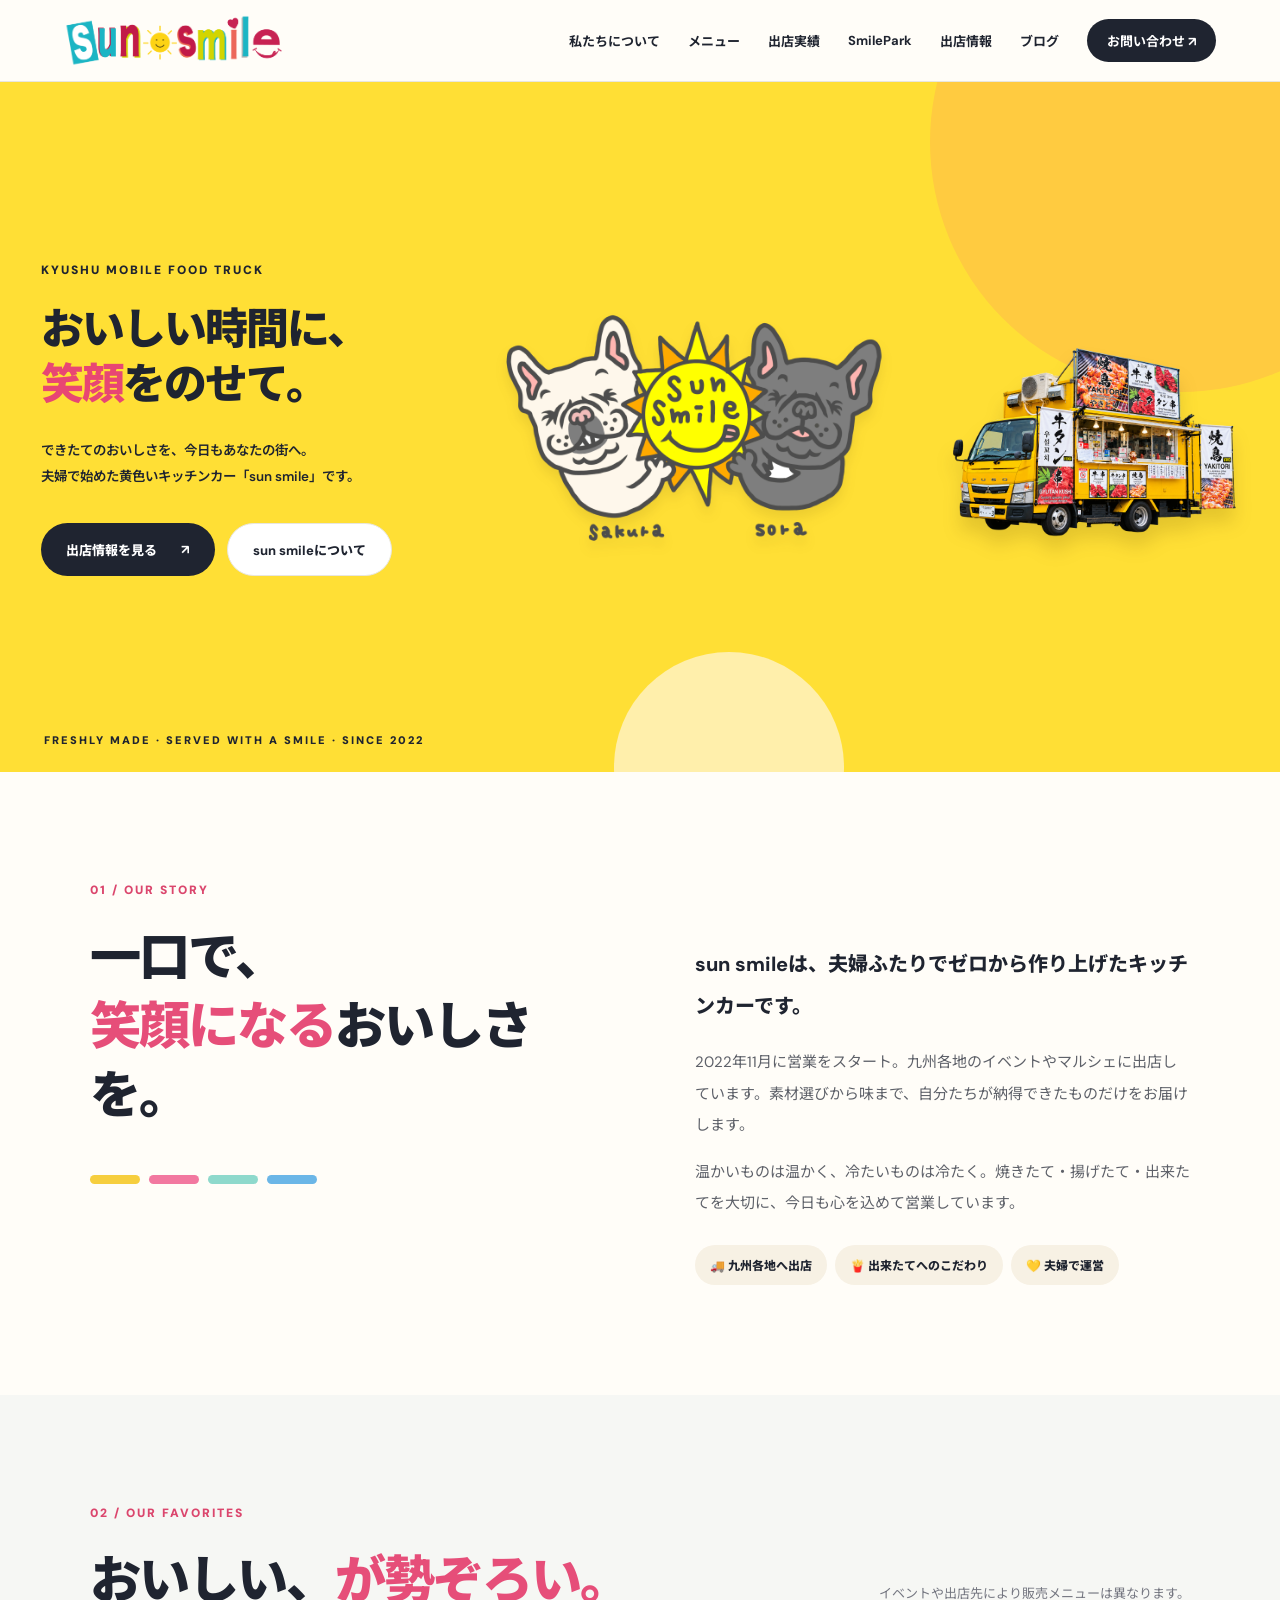
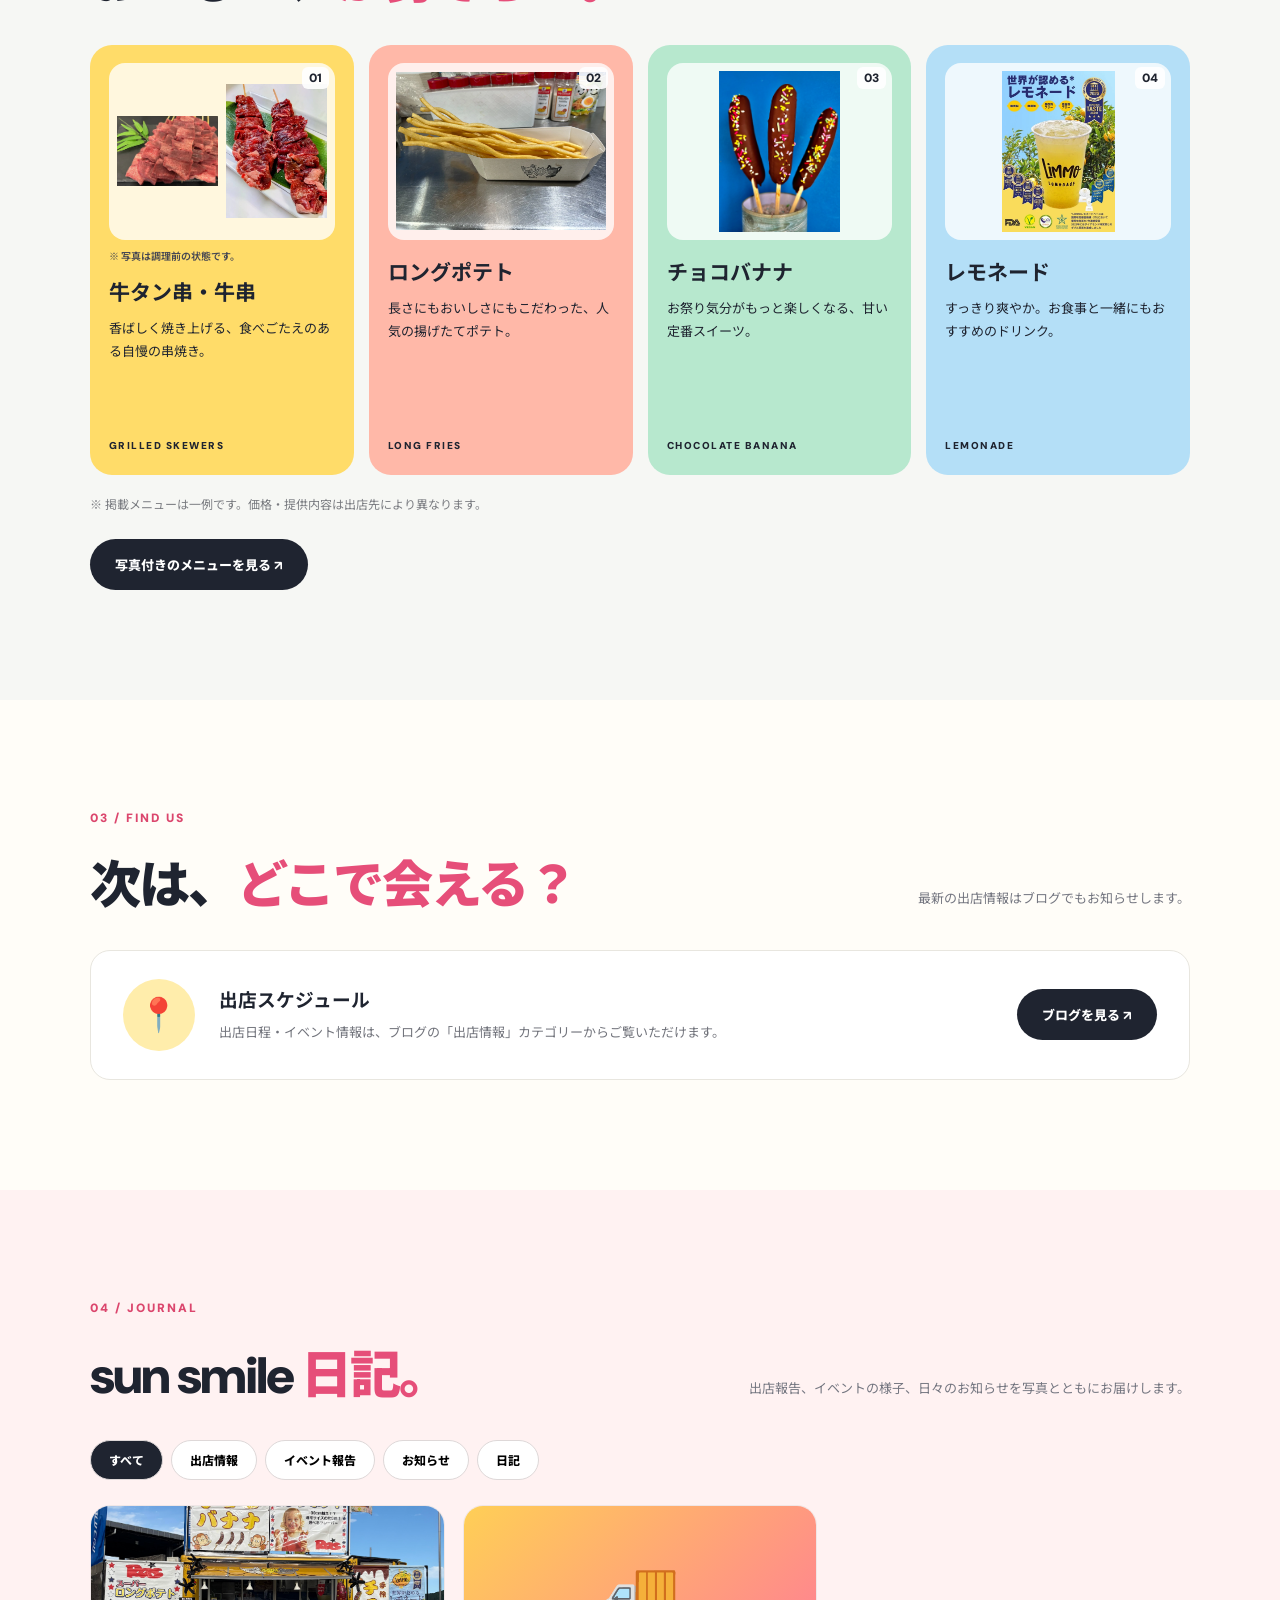
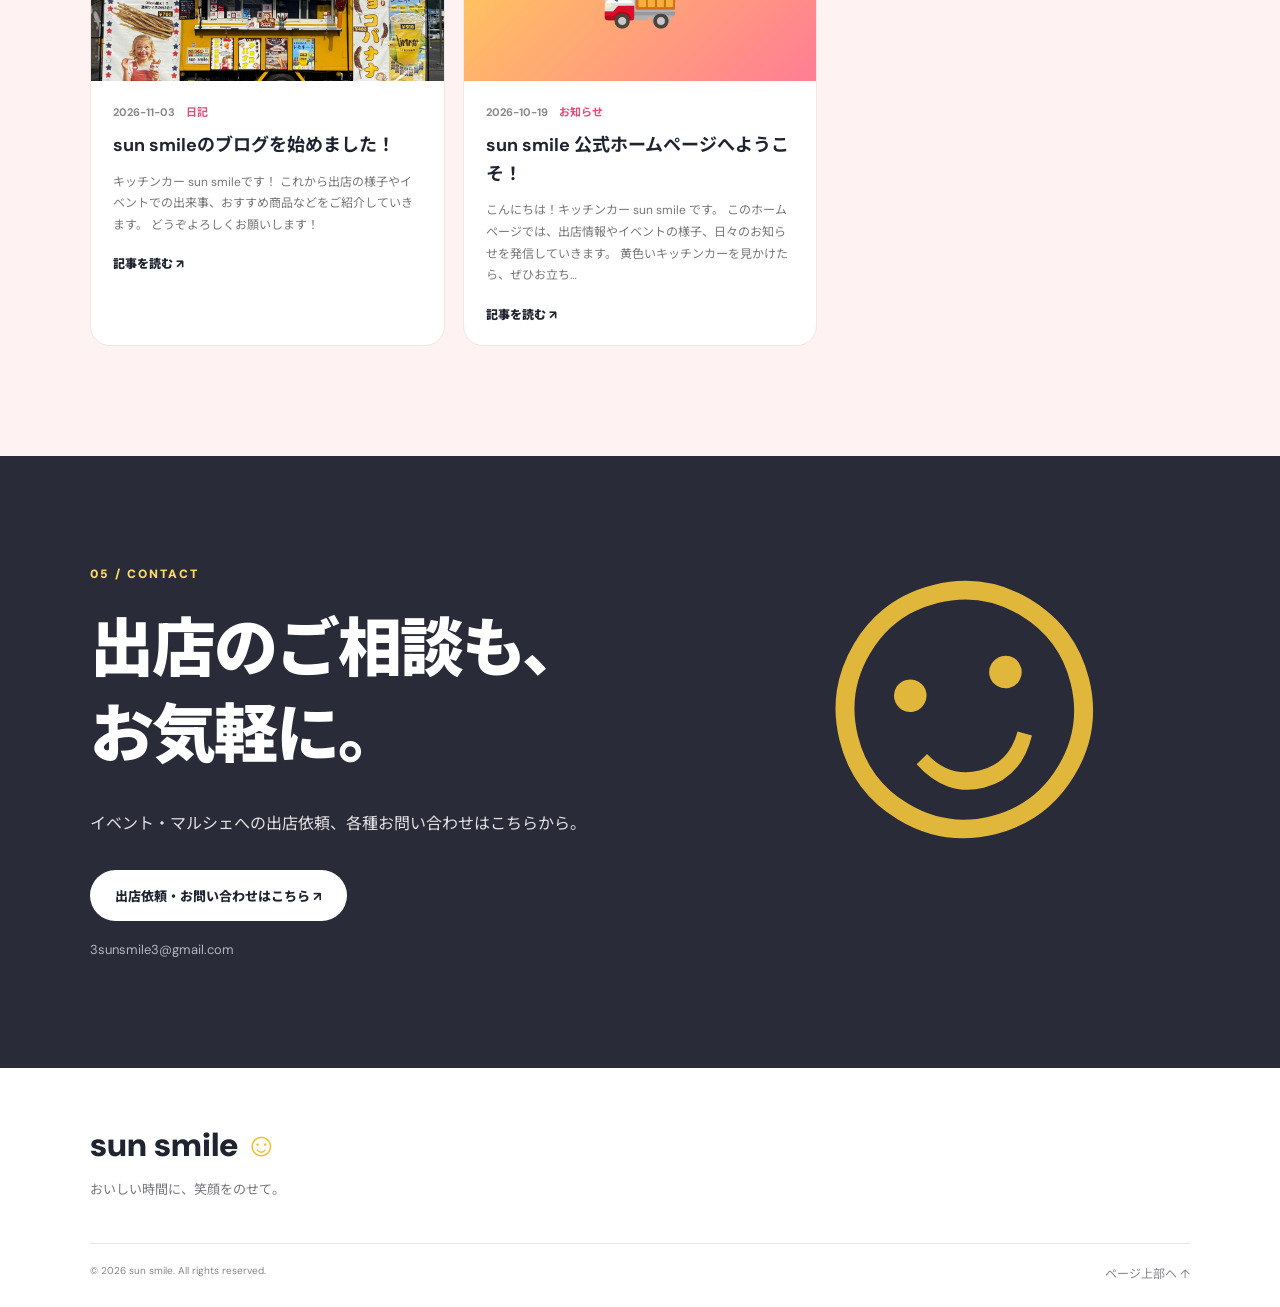
<file: index.html>
<!doctype html><html lang="ja"><head><meta charset="UTF-8"><meta name="viewport" content="width=device-width, initial-scale=1"><meta name="description" content="九州各地で営業するキッチンカー sun smile（サンスマイル）の公式サイト。出店情報・メニュー・ブログをご紹介します。"><title>sun smile | キッチンカー公式サイト</title><link rel="stylesheet" href="style.css">
<!-- 実際の商品写真をホームページのメニューカードに表示（既存のデザインは維持） -->
<style id="home-menu-photos">
#menu .food-card { min-height: 430px; padding: 18px 19px 23px; }
#menu .food-photo { display:flex; align-items:center; justify-content:center; gap:8px; width:100%; height:177px; box-sizing:border-box; margin:0 0 16px; padding:8px; overflow:hidden; background:rgba(255,255,255,.78); border-radius:16px; }
#menu .food-photo img { display:block; width:100%; height:100%; object-fit:contain; object-position:center; min-width:0; }
#menu .food-photo.double img { flex:1 1 50%; width:calc(50% - 4px); }
#menu .food-num { top:22px; right:25px; padding:3px 7px; border-radius:6px; background:rgba(255,255,255,.9); z-index:1; }
#menu .food-card h3 { font-size:21px; }
#menu .photo-note { margin:-8px 0 10px; font-size:10px; color:#454652; font-weight:600; }
@media (max-width:720px) { #menu .food-card { min-height:395px; } #menu .food-photo { height:175px; } }
@media (max-width:460px) { #menu .food-card { min-height:390px; } #menu .food-photo { height:190px; } }
</style>

<!-- iPhone/Safari mobile navigation resilience: preserves desktop styling -->
<style id="mobile-menu-reliability">
@media (max-width:700px) {
  #menuBtn { position:relative;z-index:31;min-width:48px;min-height:48px;touch-action:manipulation;color:#1f2430; }
  .header { z-index:100; overflow:visible; }
  .header nav.open { display:flex!important; position:absolute;top:100%;left:0;right:0;
    flex-direction:column;align-items:stretch;background:#fffdf8;padding:16px 22px 22px;
    box-shadow:0 16px 28px rgba(31,36,48,.17);max-height:calc(100dvh - 68px);overflow-y:auto;z-index:30; }
  .header nav.open a { display:block;padding:12px 10px;min-height:44px; }
}
</style>
</head><body>
<header class="header"><a href="#home" class="brand"><img src="assets/sun-smile-header-logo.png" alt="sun smile" class="brand-logo"></a><button id="menuBtn" class="menu-toggle" type="button" aria-controls="nav" aria-expanded="false" aria-label="メニューを開く" onclick="event.stopImmediatePropagation();var n=document.getElementById('nav');var o=n.classList.toggle('open');this.setAttribute('aria-expanded',String(o));this.setAttribute('aria-label',o?'メニューを閉じる':'メニューを開く');this.textContent=o?'✕':'☰'">☰</button><nav id="nav" onclick="if(event.target.closest('a')){this.classList.remove('open');var b=document.getElementById('menuBtn');b.setAttribute('aria-expanded','false');b.setAttribute('aria-label','メニューを開く');b.textContent='☰';}"><a href="about.html">私たちについて</a><a href="menu.html">メニュー</a><a href="results.html">出店実績</a><a href="smilepark.html">SmilePark</a><a href="#schedule">出店情報</a><a href="#blog">ブログ</a><a href="contact.html" class="nav-cta">お問い合わせ ↗</a></nav></header>
<main><section class="hero" id="home"><div class="hero-glow glow1"></div><div class="hero-glow glow2"></div><div class="hero-inner"><div class="eyebrow">KYUSHU MOBILE FOOD TRUCK</div><h1>おいしい時間に、<br><em>笑顔</em>をのせて。</h1><p>できたてのおいしさを、今日もあなたの街へ。<br>夫婦で始めた黄色いキッチンカー「sun smile」です。</p><div class="hero-actions"><a class="btn primary" href="#schedule">出店情報を見る <span>↗</span></a><a class="btn secondary" href="about.html">sun smileについて</a></div></div><div class="hero-center-logo"><img src="assets/sun-smile-center-logo.png" alt="sun smile 公式キャラクター Sakura・Sora"></div><div class="hero-photo" aria-hidden="true"><img src="assets/sun-smile-truck.png" alt="" loading="eager" fetchpriority="high"></div><div class="hero-footer">FRESHLY MADE · SERVED WITH A SMILE · SINCE 2022</div></section>
<section class="intro section" id="about"><div class="section-tag">01 / OUR STORY</div><div class="intro-grid"><div><h2>一口で、<br><span class="accent">笑顔になる</span>おいしさを。</h2><div class="color-bars"><i></i><i></i><i></i><i></i></div></div><div><p class="lead">sun smileは、夫婦ふたりでゼロから作り上げたキッチンカーです。</p><p>2022年11月に営業をスタート。九州各地のイベントやマルシェに出店しています。素材選びから味まで、自分たちが納得できたものだけをお届けします。</p><p>温かいものは温かく、冷たいものは冷たく。焼きたて・揚げたて・出来たてを大切に、今日も心を込めて営業しています。</p><div class="pill-row"><span>🚚 九州各地へ出店</span><span>🍟 出来たてへのこだわり</span><span>💛 夫婦で運営</span></div></div></div></section>
<section class="menu-section section" id="menu"><div class="section-heading"><div><div class="section-tag">02 / OUR FAVORITES</div><h2>おいしい、<span class="accent">が勢ぞろい。</span></h2></div><p>イベントや出店先により販売メニューは異なります。</p></div><div class="menu-grid"><article class="food-card yellow"><div class="food-photo double" aria-label="牛タン串と牛串の商品写真"><img src="assets/menu/beef-tongue.webp" alt="牛タン串の写真（調理前）" loading="lazy" decoding="async"><img src="assets/menu/beef-skewer.webp" alt="牛串の写真（調理前）" loading="lazy" decoding="async"></div><p class="photo-note">※ 写真は調理前の状態です。</p><span class="food-num">01</span><h3>牛タン串・牛串</h3><p>香ばしく焼き上げる、食べごたえのある自慢の串焼き。</p><span class="food-en">GRILLED SKEWERS</span></article><article class="food-card coral"><div class="food-photo"><img src="assets/menu/long-potato.webp" alt="sun smileのロングポテト" loading="lazy" decoding="async"></div><span class="food-num">02</span><h3>ロングポテト</h3><p>長さにもおいしさにもこだわった、人気の揚げたてポテト。</p><span class="food-en">LONG FRIES</span></article><article class="food-card mint"><div class="food-photo"><img src="assets/menu/chocolate-banana.webp" alt="sun smileのチョコバナナ" loading="lazy" decoding="async"></div><span class="food-num">03</span><h3>チョコバナナ</h3><p>お祭り気分がもっと楽しくなる、甘い定番スイーツ。</p><span class="food-en">CHOCOLATE BANANA</span></article><article class="food-card blue"><div class="food-photo"><img src="assets/menu/lemonade-limmo.webp" alt="sun smileのLimmo レモネード" loading="lazy" decoding="async"></div><span class="food-num">04</span><h3>レモネード</h3><p>すっきり爽やか。お食事と一緒にもおすすめのドリンク。</p><span class="food-en">LEMONADE</span></article></div><p class="note">※ 掲載メニューは一例です。価格・提供内容は出店先により異なります。</p><div class="menu-detail-actions"><a href="menu.html" class="btn dark">写真付きのメニューを見る ↗</a></div></section>
<section class="schedule-section section" id="schedule"><div class="section-tag">03 / FIND US</div><div class="section-heading"><h2>次は、<span class="accent">どこで会える？</span></h2><p>最新の出店情報はブログでもお知らせします。</p></div><div class="schedule-card"><div class="schedule-symbol">📍</div><div><h3>出店スケジュール</h3><p>出店日程・イベント情報は、ブログの「出店情報」カテゴリーからご覧いただけます。</p></div><a href="#blog" class="btn dark">ブログを見る ↗</a></div></section>
<section class="blog-section section" id="blog"><div class="section-tag">04 / JOURNAL</div><div class="section-heading"><h2>sun smile <span class="accent">日記。</span></h2><p>出店報告、イベントの様子、日々のお知らせを写真とともにお届けします。</p></div><div class="blog-controls"><div class="filters" id="filters"><button class="active" data-filter="すべて">すべて</button><button data-filter="出店情報">出店情報</button><button data-filter="イベント報告">イベント報告</button><button data-filter="お知らせ">お知らせ</button><button data-filter="日記">日記</button></div></div><div id="postList" class="post-grid"></div><p id="emptyState" class="empty" hidden>このカテゴリーにはまだ記事がありません。</p></section>
<section class="contact-section section" id="contact"><div class="contact-content"><div class="section-tag">05 / CONTACT</div><h2>出店のご相談も、<br>お気軽に。</h2><p>イベント・マルシェへの出店依頼、各種お問い合わせはこちらから。</p><a class="btn white" href="contact.html">出店依頼・お問い合わせはこちら ↗</a><div class="contact-mail">3sunsmile3@gmail.com</div></div><div class="contact-deco">☺</div></section></main>
<footer><div class="footer-brand">sun smile <span>☺</span></div><p>おいしい時間に、笑顔をのせて。</p><div class="footer-bottom"><small>© <span id="year"></span> sun smile. All rights reserved.</small><a href="#home">ページ上部へ ↑</a></div></footer>
<dialog id="postDialog" class="post-dialog"><button class="close" id="postClose" aria-label="閉じる">×</button><div id="postDetail"></div></dialog>
<script src="script.js?v=20261103-2" defer></script></body></html>
</file>
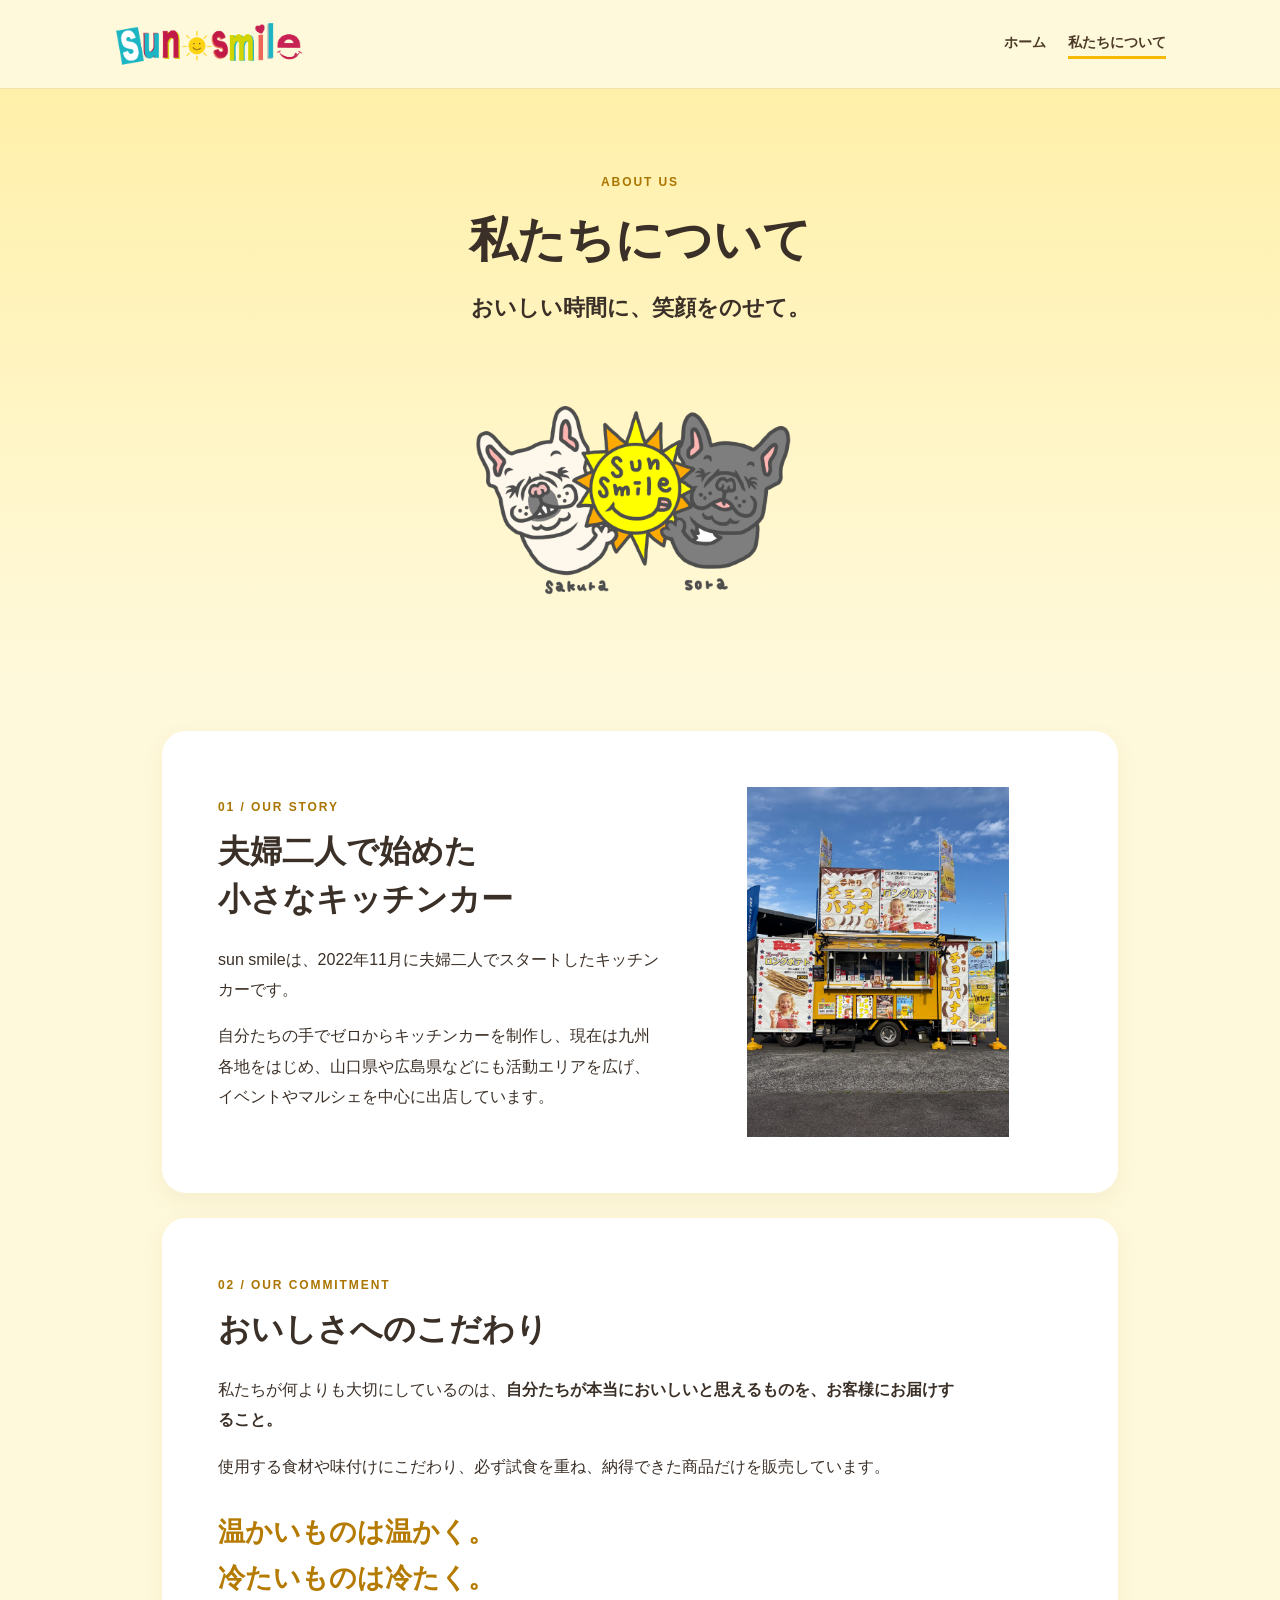
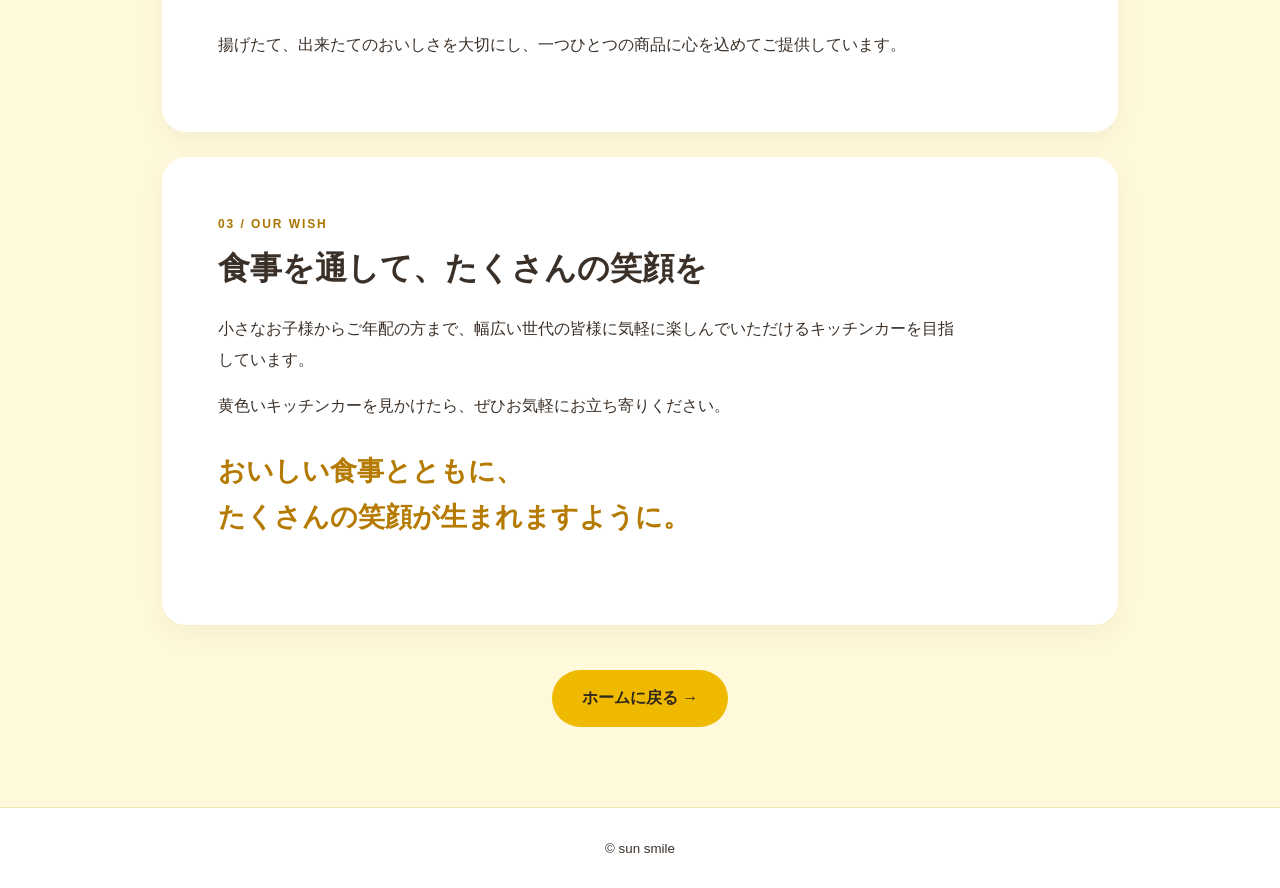
<file: about.html>
<!doctype html>
<html lang="ja">
<head>
  <meta charset="utf-8">
  <meta name="viewport" content="width=device-width, initial-scale=1">
  <meta name="description" content="sun smileは夫婦二人で始めた黄色いキッチンカー。九州各地で、食材と出来たてのおいしさにこだわったメニューをお届けしています。">
  <title>私たちについて | sun smile</title>
  <link rel="stylesheet" href="style.css">
  <link rel="stylesheet" href="about.css">
</head>
<body class="about-page">
  <header class="about-header">
    <div class="about-header-inner">
      <a href="index.html" class="about-brand" aria-label="sun smile ホームへ"><img src="assets/sun-smile-header-logo.png" alt="sun smile"></a>
      <nav aria-label="メインナビゲーション" class="about-nav">
        <a href="index.html">ホーム</a>
        <a href="about.html" aria-current="page">私たちについて</a>
      </nav>
    </div>
  </header>
  <main>
    <section class="about-hero" aria-labelledby="about-title">
      <p class="about-eyebrow">ABOUT US</p>
      <h1 id="about-title">私たちについて</h1>
      <p class="about-lead">おいしい時間に、笑顔をのせて。</p>
      <img class="about-main-logo" src="assets/sun-smile-center-logo.png" alt="sun smile Sakura・Sora ロゴ">
    </section>
    <div class="about-content">
      <section class="about-panel" aria-labelledby="start-title">
        <div class="about-panel-text">
          <p class="about-num">01 / OUR STORY</p>
          <h2 id="start-title">夫婦二人で始めた<br>小さなキッチンカー</h2>
          <p>sun smileは、2022年11月に夫婦二人でスタートしたキッチンカーです。</p>
          <p>自分たちの手でゼロからキッチンカーを制作し、現在は九州各地をはじめ、山口県や広島県などにも活動エリアを広げ、イベントやマルシェを中心に出店しています。</p>
        </div>
        <div class="about-panel-media"><img src="assets/sun-smile-about-truck.jpg" alt="sun smileの黄色いキッチンカー"></div>
      </section>
      <section class="about-panel about-panel-single" aria-labelledby="taste-title">
        <p class="about-num">02 / OUR COMMITMENT</p>
        <h2 id="taste-title">おいしさへのこだわり</h2>
        <p>私たちが何よりも大切にしているのは、<strong>自分たちが本当においしいと思えるものを、お客様にお届けすること。</strong></p>
        <p>使用する食材や味付けにこだわり、必ず試食を重ね、納得できた商品だけを販売しています。</p>
        <p class="about-emphasis">温かいものは温かく。<br>冷たいものは冷たく。</p>
        <p>揚げたて、出来たてのおいしさを大切にし、一つひとつの商品に心を込めてご提供しています。</p>
      </section>
      <section class="about-panel about-panel-single" aria-labelledby="smile-title">
        <p class="about-num">03 / OUR WISH</p>
        <h2 id="smile-title">食事を通して、たくさんの笑顔を</h2>
        <p>小さなお子様からご年配の方まで、幅広い世代の皆様に気軽に楽しんでいただけるキッチンカーを目指しています。</p>
        <p>黄色いキッチンカーを見かけたら、ぜひお気軽にお立ち寄りください。</p>
        <p class="about-emphasis">おいしい食事とともに、<br>たくさんの笑顔が生まれますように。</p>
      </section>
      <div class="about-actions"><a class="about-home-link" href="index.html">ホームに戻る <span aria-hidden="true">→</span></a></div>
    </div>
  </main>
  <footer class="about-footer"><small>© sun smile</small></footer>
</body>
</html>
</file>
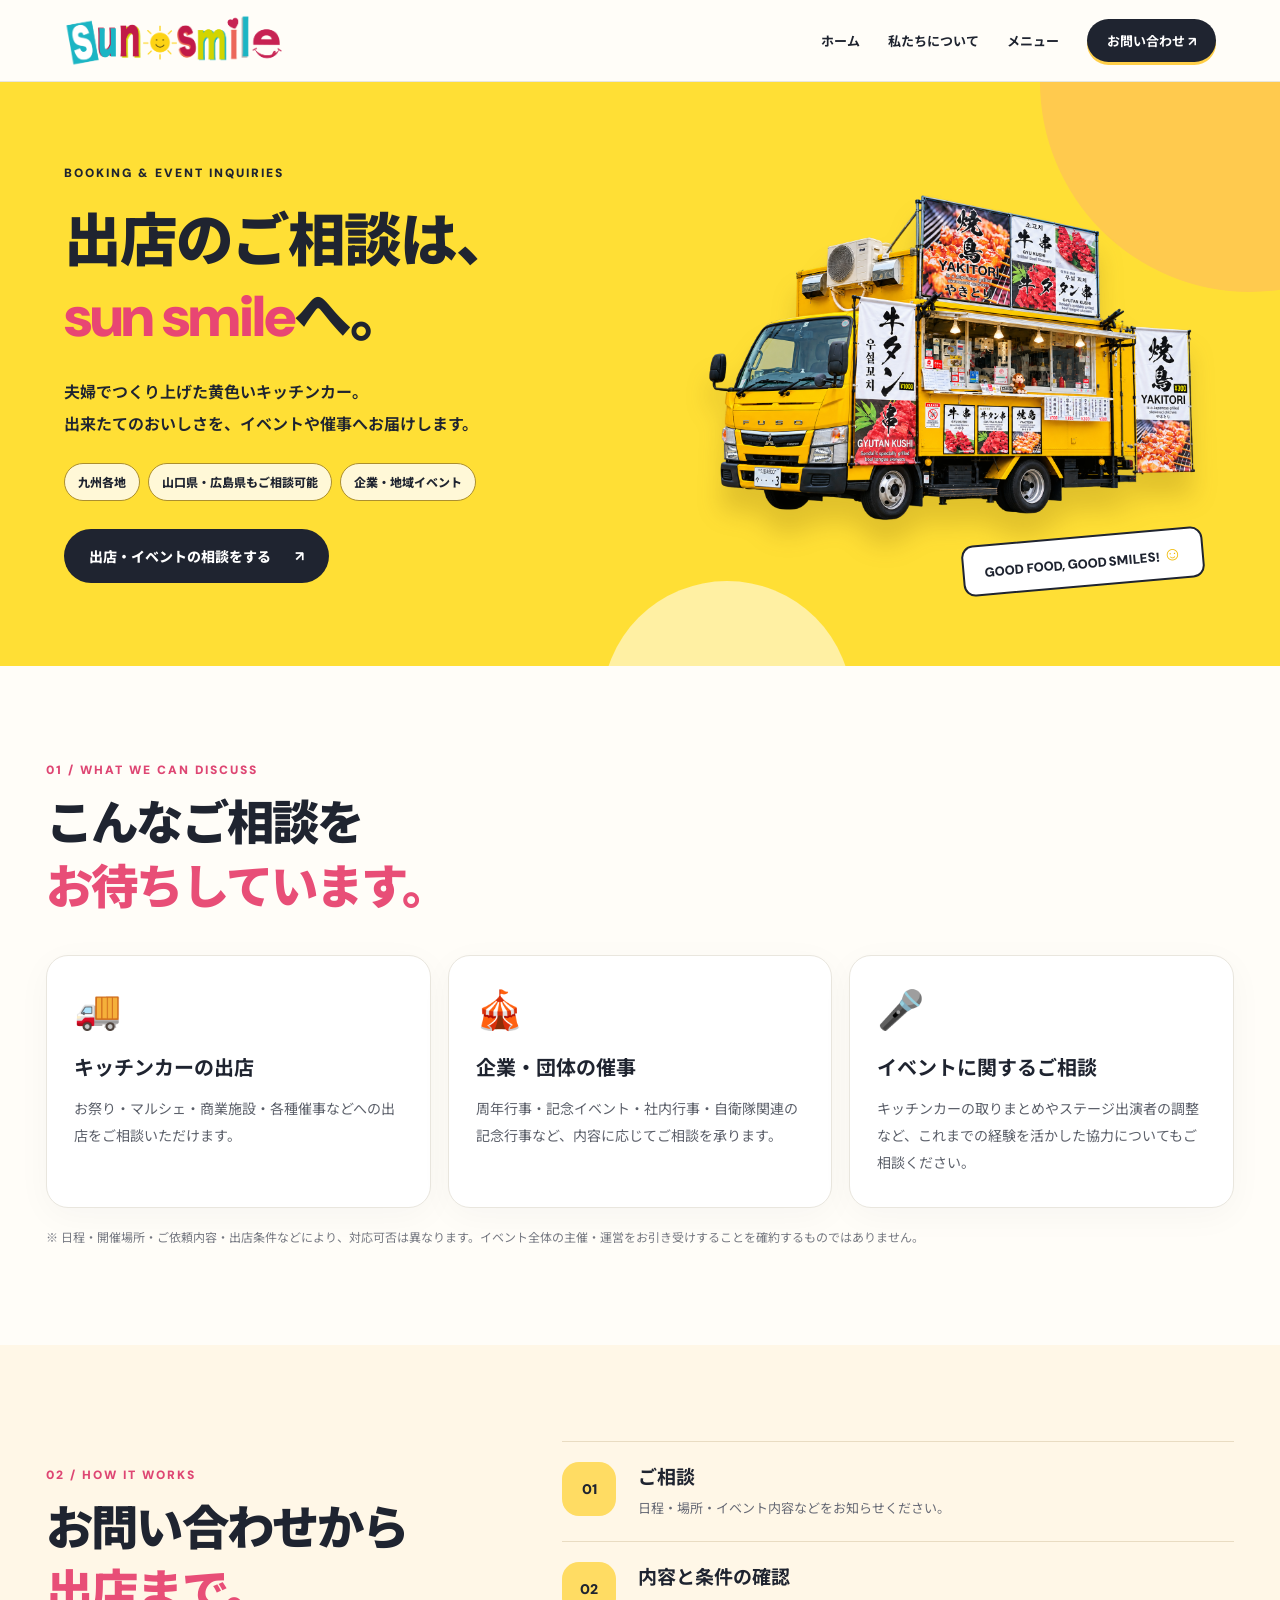
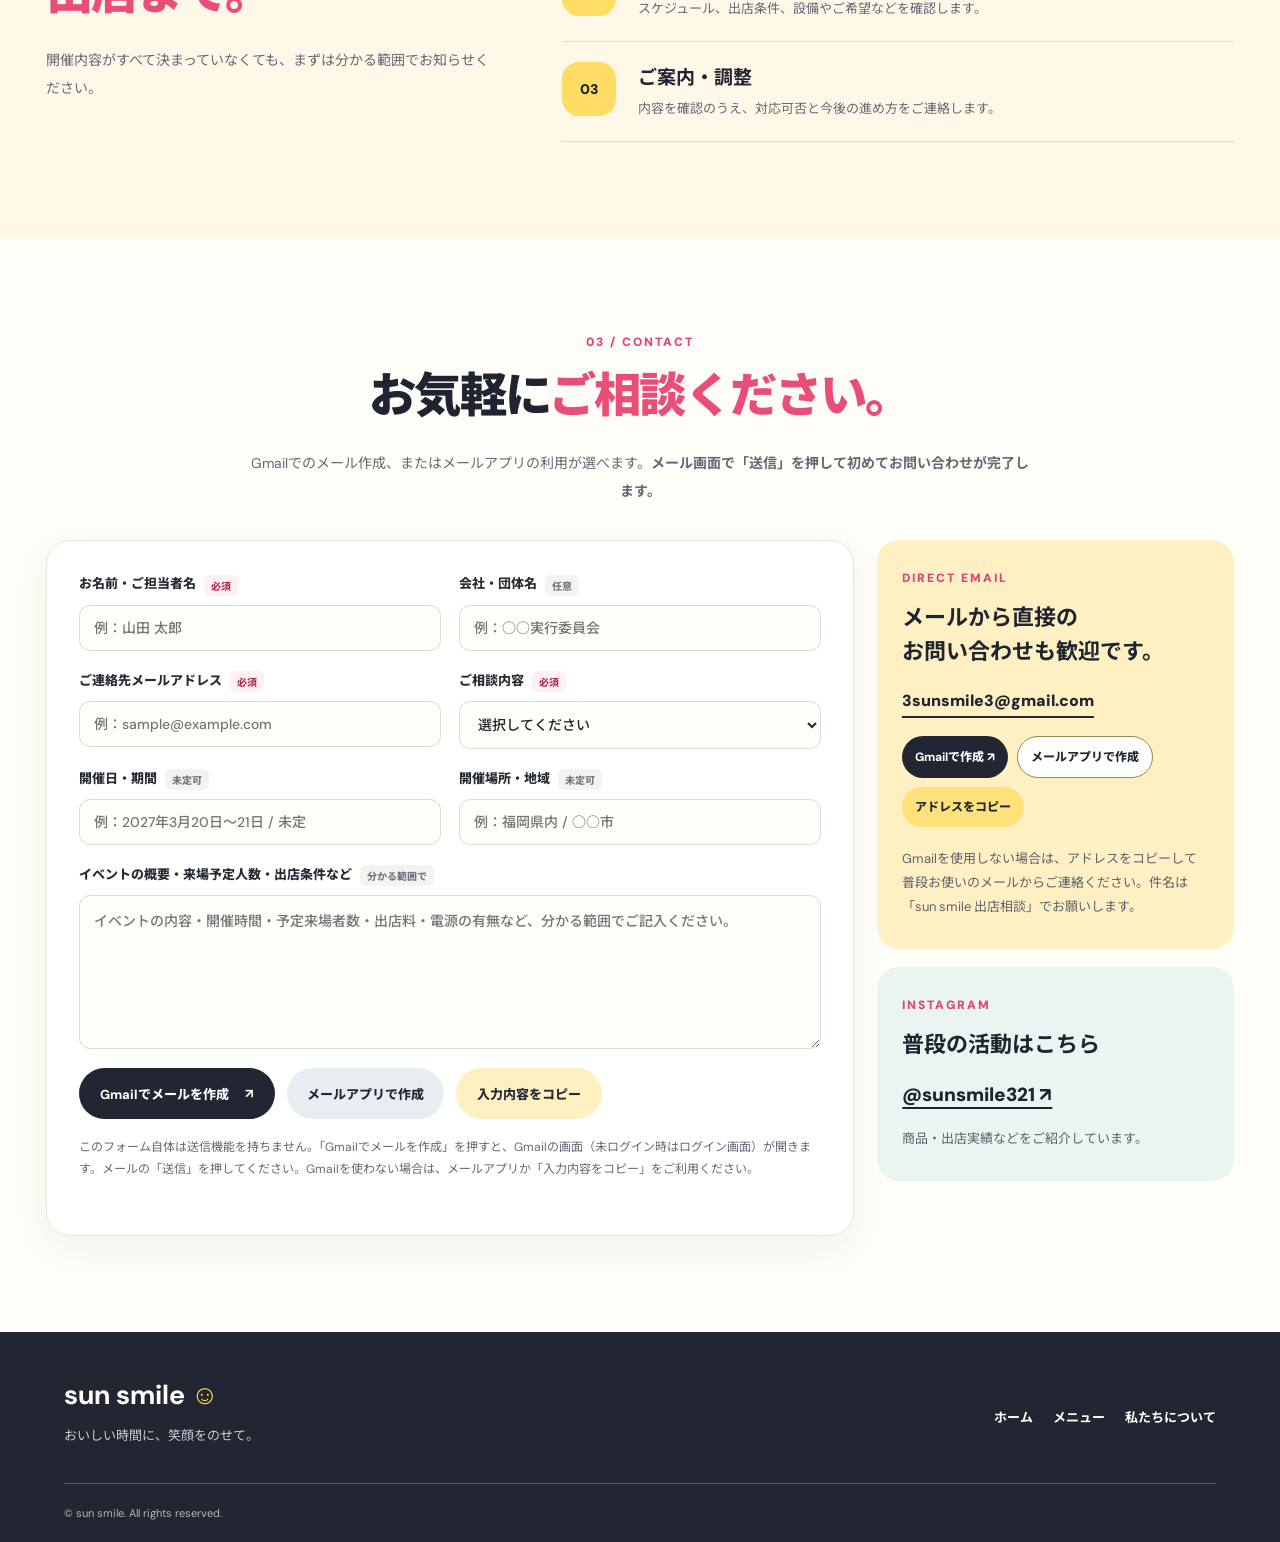
<file: contact.html>
<!doctype html>
<html lang="ja">
<head>
  <meta charset="utf-8">
  <meta name="viewport" content="width=device-width, initial-scale=1">
  <meta name="description" content="キッチンカー sun smileへの出店依頼・イベント相談。九州各地・山口県・広島県の企業催事、地域イベント、記念行事などのご相談を承ります。">
  <title>出店依頼・お問い合わせ | sun smile</title>
  <link rel="stylesheet" href="style.css">
  <link rel="stylesheet" href="contact.css">
</head>
<body class="inquiry-page">
  <header class="header">
    <a href="index.html" class="brand" aria-label="sun smile トップページへ"><img src="assets/sun-smile-header-logo.png" class="brand-logo" alt="sun smile"></a>
    <button id="menuBtn" class="menu-toggle" aria-expanded="false" aria-controls="nav" aria-label="メニューを開く">☰</button>
    <nav id="nav" aria-label="メインメニュー">
      <a href="index.html">ホーム</a>
      <a href="about.html">私たちについて</a>
      <a href="menu.html">メニュー</a>
      <a href="contact.html" class="nav-cta" aria-current="page">お問い合わせ ↗</a>
    </nav>
  </header>
  <main>
    <section class="inquiry-hero" aria-labelledby="inquiry-title">
      <div class="inquiry-hero-inner">
        <div class="inquiry-hero-copy">
          <p class="inquiry-eyebrow">BOOKING &amp; EVENT INQUIRIES</p>
          <h1 id="inquiry-title">出店のご相談は、<br><span>sun smile</span>へ。</h1>
          <p class="inquiry-lead">夫婦でつくり上げた黄色いキッチンカー。<br>出来たてのおいしさを、イベントや催事へお届けします。</p>
          <div class="inquiry-tags" aria-label="対応内容">
            <span>九州各地</span><span>山口県・広島県もご相談可能</span><span>企業・地域イベント</span>
          </div>
          <a class="inquiry-pill-button" href="#inquiry-form">出店・イベントの相談をする <span aria-hidden="true">↗</span></a>
        </div>
        <div class="inquiry-hero-visual" aria-label="sun smileのキッチンカー">
          <img src="assets/sun-smile-truck.png" alt="sun smileの黄色いキッチンカー" loading="eager">
          <div class="inquiry-hero-caption">GOOD FOOD, GOOD SMILES! <span>☺</span></div>
        </div>
      </div>
    </section>
    <section class="inquiry-section inquiry-services" aria-labelledby="service-title">
      <div class="inquiry-container">
        <div class="inquiry-section-heading"><p class="inquiry-kicker">01 / WHAT WE CAN DISCUSS</p><h2 id="service-title">こんなご相談を<br><span>お待ちしています。</span></h2></div>
        <div class="inquiry-card-grid">
          <article class="inquiry-service-card"><div class="inquiry-service-icon" aria-hidden="true">🚚</div><h3>キッチンカーの出店</h3><p>お祭り・マルシェ・商業施設・各種催事などへの出店をご相談いただけます。</p></article>
          <article class="inquiry-service-card"><div class="inquiry-service-icon" aria-hidden="true">🎪</div><h3>企業・団体の催事</h3><p>周年行事・記念イベント・社内行事・自衛隊関連の記念行事など、内容に応じてご相談を承ります。</p></article>
          <article class="inquiry-service-card"><div class="inquiry-service-icon" aria-hidden="true">🎤</div><h3>イベントに関するご相談</h3><p>キッチンカーの取りまとめやステージ出演者の調整など、これまでの経験を活かした協力についてもご相談ください。</p></article>
        </div>
        <p class="inquiry-small-note">※ 日程・開催場所・ご依頼内容・出店条件などにより、対応可否は異なります。イベント全体の主催・運営をお引き受けすることを確約するものではありません。</p>
      </div>
    </section>
    <section class="inquiry-section inquiry-process" aria-labelledby="process-title">
      <div class="inquiry-container inquiry-process-layout">
        <div class="inquiry-section-heading"><p class="inquiry-kicker">02 / HOW IT WORKS</p><h2 id="process-title">お問い合わせから<br><span>出店まで。</span></h2><p>開催内容がすべて決まっていなくても、まずは分かる範囲でお知らせください。</p></div>
        <ol class="inquiry-steps"><li><span class="inquiry-step-number">01</span><div><h3>ご相談</h3><p>日程・場所・イベント内容などをお知らせください。</p></div></li><li><span class="inquiry-step-number">02</span><div><h3>内容と条件の確認</h3><p>スケジュール、出店条件、設備やご希望などを確認します。</p></div></li><li><span class="inquiry-step-number">03</span><div><h3>ご案内・調整</h3><p>内容を確認のうえ、対応可否と今後の進め方をご連絡します。</p></div></li></ol>
      </div>
    </section>
    <section class="inquiry-section inquiry-contact" id="inquiry-form" aria-labelledby="form-title">
      <div class="inquiry-container">
        <div class="inquiry-section-heading inquiry-centered"><p class="inquiry-kicker">03 / CONTACT</p><h2 id="form-title">お気軽に<span>ご相談ください。</span></h2><p>Gmailでのメール作成、またはメールアプリの利用が選べます。<strong>メール画面で「送信」を押して初めてお問い合わせが完了します。</strong></p></div>
        <div class="inquiry-form-layout">
          <div class="inquiry-form-panel">
            <form id="inquiryForm">
              <div class="inquiry-field-row"><label class="inquiry-field">お名前・ご担当者名 <span class="inquiry-required">必須</span><input name="person" autocomplete="name" required maxlength="80" placeholder="例：山田 太郎"></label><label class="inquiry-field">会社・団体名 <span class="inquiry-optional">任意</span><input name="organization" autocomplete="organization" maxlength="100" placeholder="例：○○実行委員会"></label></div>
              <div class="inquiry-field-row"><label class="inquiry-field">ご連絡先メールアドレス <span class="inquiry-required">必須</span><input name="replyEmail" type="email" autocomplete="email" required maxlength="130" placeholder="例：sample@example.com"></label><label class="inquiry-field">ご相談内容 <span class="inquiry-required">必須</span><select name="kind" required><option value="" selected disabled>選択してください</option><option>キッチンカー出店依頼</option><option>企業・団体の催事</option><option>イベントの出店調整など</option><option>その他のお問い合わせ</option></select></label></div>
              <div class="inquiry-field-row"><label class="inquiry-field">開催日・期間 <span class="inquiry-optional">未定可</span><input name="date" maxlength="100" placeholder="例：2027年3月20日〜21日 / 未定"></label><label class="inquiry-field">開催場所・地域 <span class="inquiry-optional">未定可</span><input name="place" maxlength="120" placeholder="例：福岡県内 / ○○市"></label></div>
              <label class="inquiry-field">イベントの概要・来場予定人数・出店条件など <span class="inquiry-optional">分かる範囲で</span><textarea name="details" maxlength="1000" rows="5" placeholder="イベントの内容・開催時間・予定来場者数・出店料・電源の有無など、分かる範囲でご記入ください。"></textarea></label>
              <div class="inquiry-form-actions"><button class="inquiry-submit" type="submit">Gmailでメールを作成 <span aria-hidden="true">↗</span></button><button class="inquiry-app-button" type="button" id="openMailApp">メールアプリで作成</button><button class="inquiry-copy" type="button" id="copyInquiry">入力内容をコピー</button></div>
              <p class="inquiry-form-notice">このフォーム自体は送信機能を持ちません。「Gmailでメールを作成」を押すと、Gmailの画面（未ログイン時はログイン画面）が開きます。メールの「送信」を押してください。Gmailを使わない場合は、メールアプリか「入力内容をコピー」をご利用ください。</p>
              <p id="inquiryStatus" class="inquiry-status" role="status" aria-live="polite"></p>
            </form>
          </div>
          <aside class="inquiry-contact-aside">
            <div class="inquiry-contact-box"><p class="inquiry-kicker">DIRECT EMAIL</p><h3>メールから直接の<br>お問い合わせも歓迎です。</h3>
              <div class="inquiry-email-link">3sunsmile3@gmail.com</div>
              <div class="inquiry-direct-actions">
                <a class="inquiry-direct-gmail" href="https://mail.google.com/mail/?view=cm&fs=1&to=3sunsmile3%40gmail.com&su=sun%20smile%20%E5%87%BA%E5%BA%97%E7%9B%B8%E8%AB%87" target="_blank" rel="noopener noreferrer">Gmailで作成 ↗</a>
                <a class="inquiry-direct-app" href="mailto:3sunsmile3@gmail.com?subject=sun%20smile%20%E5%87%BA%E5%BA%97%E7%9B%B8%E8%AB%87">メールアプリで作成</a>
                <button class="inquiry-direct-copy" id="copyAddress" type="button">アドレスをコピー</button>
              </div>
              <p id="directEmailStatus" class="inquiry-direct-status" role="status" aria-live="polite"></p>
              <p>Gmailを使用しない場合は、アドレスをコピーして普段お使いのメールからご連絡ください。件名は「sun smile 出店相談」でお願いします。</p></div>
            <div class="inquiry-contact-box inquiry-social-box"><p class="inquiry-kicker">INSTAGRAM</p><h3>普段の活動はこちら</h3><a href="https://www.instagram.com/sunsmile321/" target="_blank" rel="noopener noreferrer" class="inquiry-instagram-link">@sunsmile321 ↗</a><p>商品・出店実績などをご紹介しています。</p></div>
          </aside>
        </div>
      </div>
    </section>
  </main>
  <footer class="inquiry-footer"><div class="inquiry-footer-inner"><div><strong>sun smile <span>☺</span></strong><p>おいしい時間に、笑顔をのせて。</p></div><div class="inquiry-footer-links"><a href="index.html">ホーム</a><a href="menu.html">メニュー</a><a href="about.html">私たちについて</a></div></div><small>© sun smile. All rights reserved.</small></footer>
  <script src="contact.js" defer></script>
</body>
</html>
</file>
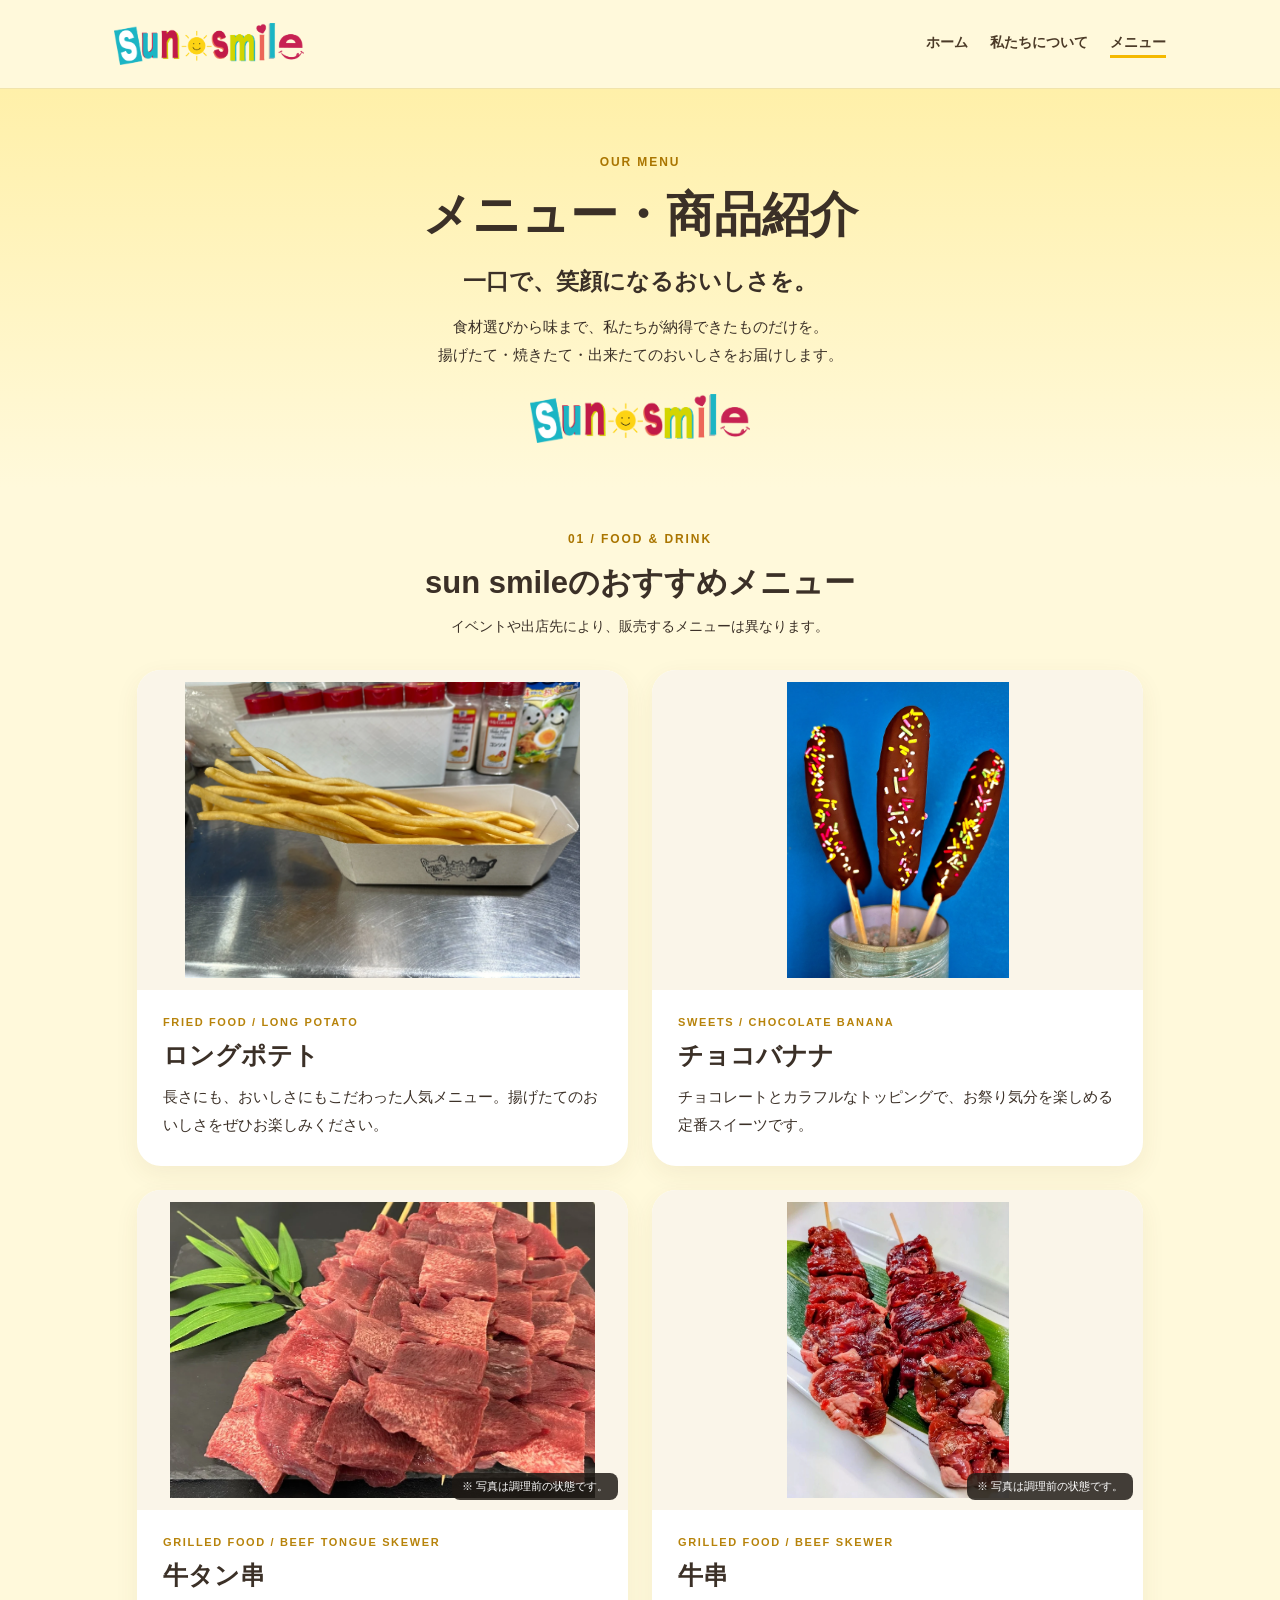
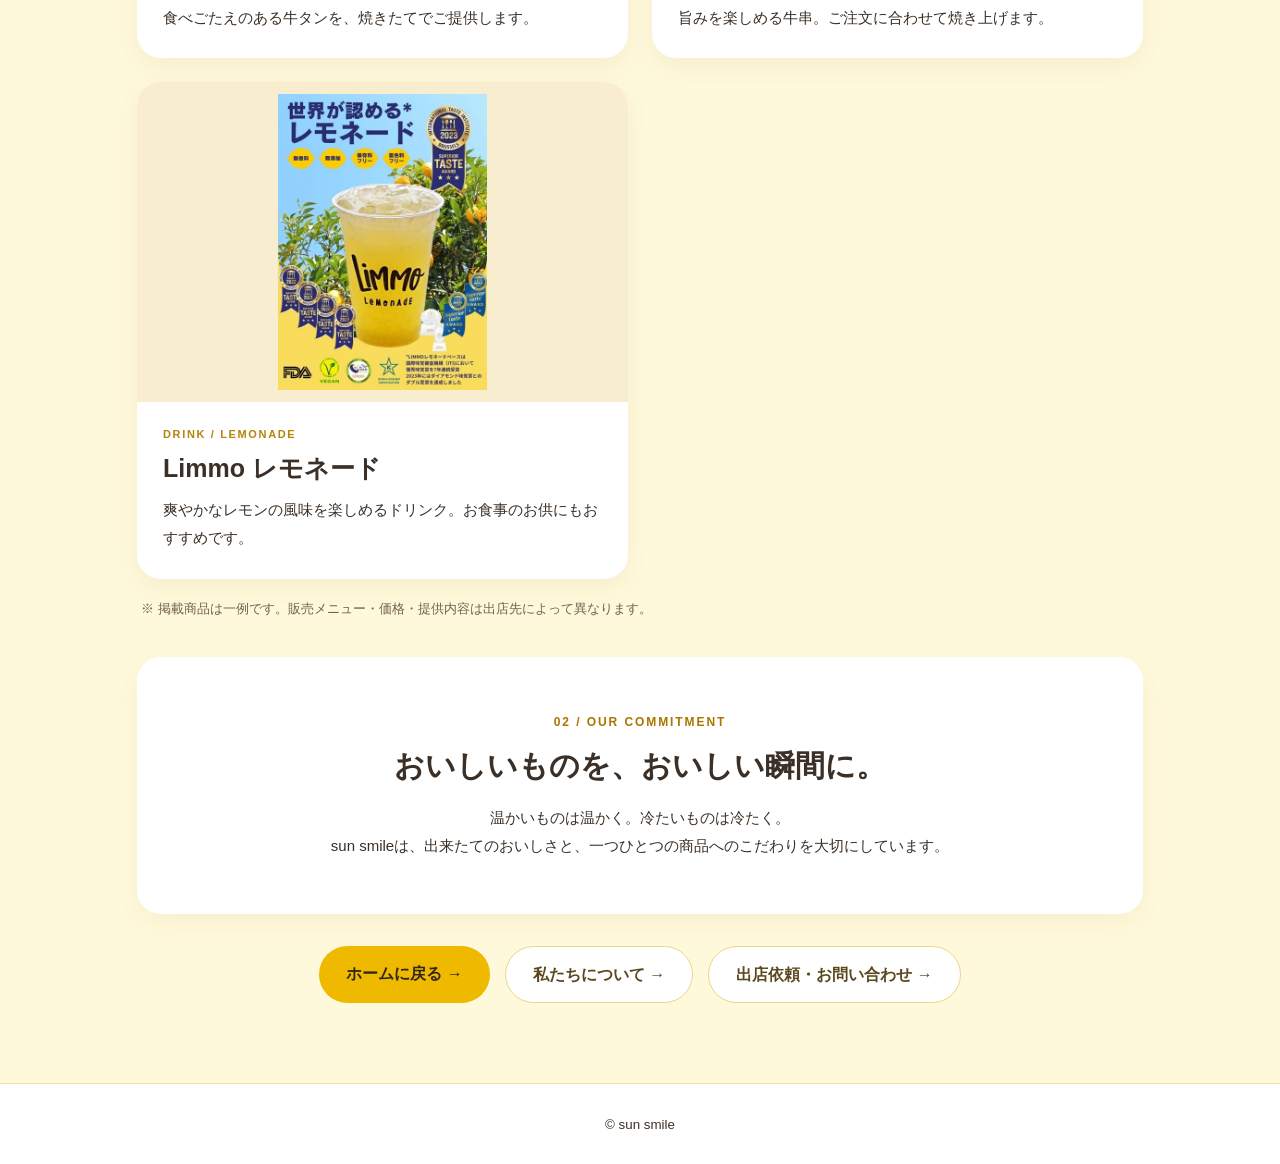
<file: menu.html>
<!doctype html>
<html lang="ja">
<head>
  <meta charset="utf-8">
  <meta name="viewport" content="width=device-width, initial-scale=1">
  <meta name="description" content="キッチンカー sun smile（サンスマイル）のメニュー紹介。ロングポテト、牛タン串・牛串、チョコバナナ、レモネードなど、こだわりのおいしさをお届けします。">
  <title>メニュー・商品紹介 | sun smile</title>
  <link rel="stylesheet" href="style.css">
  <link rel="stylesheet" href="menu.css">
</head>
<body class="menu-page">
  <header class="menu-header">
    <div class="menu-header-inner">
      <a class="menu-brand" href="index.html" aria-label="sun smile ホームへ">
        <img src="assets/sun-smile-official-logo.png" alt="sun smile">
      </a>
      <nav class="menu-nav" aria-label="メインナビゲーション">
        <a href="index.html">ホーム</a>
        <a href="about.html">私たちについて</a>
        <a href="menu.html" aria-current="page">メニュー</a>
      </nav>
    </div>
  </header>

  <main>
    <section class="menu-hero" aria-labelledby="menu-title">
      <p class="menu-eyebrow">OUR MENU</p>
      <h1 id="menu-title">メニュー・商品紹介</h1>
      <p class="menu-hero-lead">一口で、笑顔になるおいしさを。</p>
      <p class="menu-hero-description">食材選びから味まで、私たちが納得できたものだけを。<br>揚げたて・焼きたて・出来たてのおいしさをお届けします。</p>
      <img class="menu-hero-logo" src="assets/sun-smile-official-logo.png" alt="sun smile 正規ロゴ">
    </section>

    <div class="menu-content">
      <div class="menu-heading">
        <p class="menu-eyebrow">01 / FOOD &amp; DRINK</p>
        <h2>sun smileのおすすめメニュー</h2>
        <p>イベントや出店先により、販売するメニューは異なります。</p>
      </div>

      <div class="menu-grid">
        <article class="menu-card">
          <figure class="menu-photo-wrap ">
            <img class="menu-photo" src="assets/menu/long-potato.webp" alt="sun smileのロングポテトの商品写真" loading="lazy" decoding="async" width="700" height="525">
            
          </figure>
          <div class="menu-card-body">
            <p class="menu-card-category">FRIED FOOD / LONG POTATO</p>
            <h3>ロングポテト</h3>
            <p>長さにも、おいしさにもこだわった人気メニュー。揚げたてのおいしさをぜひお楽しみください。</p>
          </div>
        </article>

        <article class="menu-card">
          <figure class="menu-photo-wrap ">
            <img class="menu-photo" src="assets/menu/chocolate-banana.webp" alt="sun smileのチョコバナナの商品写真" loading="lazy" decoding="async" width="700" height="525">
            
          </figure>
          <div class="menu-card-body">
            <p class="menu-card-category">SWEETS / CHOCOLATE BANANA</p>
            <h3>チョコバナナ</h3>
            <p>チョコレートとカラフルなトッピングで、お祭り気分を楽しめる定番スイーツです。</p>
          </div>
        </article>

        <article class="menu-card">
          <figure class="menu-photo-wrap ">
            <img class="menu-photo" src="assets/menu/beef-tongue.webp" alt="sun smileの牛タン串の商品写真" loading="lazy" decoding="async" width="700" height="525">
            <figcaption class="menu-photo-note">※ 写真は調理前の状態です。</figcaption>
          </figure>
          <div class="menu-card-body">
            <p class="menu-card-category">GRILLED FOOD / BEEF TONGUE SKEWER</p>
            <h3>牛タン串</h3>
            <p>食べごたえのある牛タンを、焼きたてでご提供します。</p>
          </div>
        </article>

        <article class="menu-card">
          <figure class="menu-photo-wrap ">
            <img class="menu-photo" src="assets/menu/beef-skewer.webp" alt="sun smileの牛串の商品写真" loading="lazy" decoding="async" width="700" height="525">
            <figcaption class="menu-photo-note">※ 写真は調理前の状態です。</figcaption>
          </figure>
          <div class="menu-card-body">
            <p class="menu-card-category">GRILLED FOOD / BEEF SKEWER</p>
            <h3>牛串</h3>
            <p>旨みを楽しめる牛串。ご注文に合わせて焼き上げます。</p>
          </div>
        </article>

        <article class="menu-card">
          <figure class="menu-photo-wrap menu-photo-contain">
            <img class="menu-photo" src="assets/menu/lemonade-limmo.webp" alt="sun smileのLimmo レモネードの商品写真" loading="lazy" decoding="async" width="700" height="525">
            
          </figure>
          <div class="menu-card-body">
            <p class="menu-card-category">DRINK / LEMONADE</p>
            <h3>Limmo レモネード</h3>
            <p>爽やかなレモンの風味を楽しめるドリンク。お食事のお供にもおすすめです。</p>
          </div>
        </article>
      </div>

      <p class="menu-note">※ 掲載商品は一例です。販売メニュー・価格・提供内容は出店先によって異なります。</p>

      <section class="menu-promise" aria-labelledby="promise-title">
        <p class="menu-eyebrow">02 / OUR COMMITMENT</p>
        <h2 id="promise-title">おいしいものを、おいしい瞬間に。</h2>
        <p>温かいものは温かく。冷たいものは冷たく。<br>sun smileは、出来たてのおいしさと、一つひとつの商品へのこだわりを大切にしています。</p>
      </section>

      <div class="menu-actions">
        <a class="menu-home-link" href="index.html">ホームに戻る <span aria-hidden="true">→</span></a>
        <a class="menu-about-link" href="about.html">私たちについて <span aria-hidden="true">→</span></a>
        <a class="menu-about-link" href="index.html#contact">出店依頼・お問い合わせ <span aria-hidden="true">→</span></a>
      </div>
    </div>
  </main>
  <footer class="menu-footer"><small>© sun smile</small></footer>
</body>
</html>
</file>
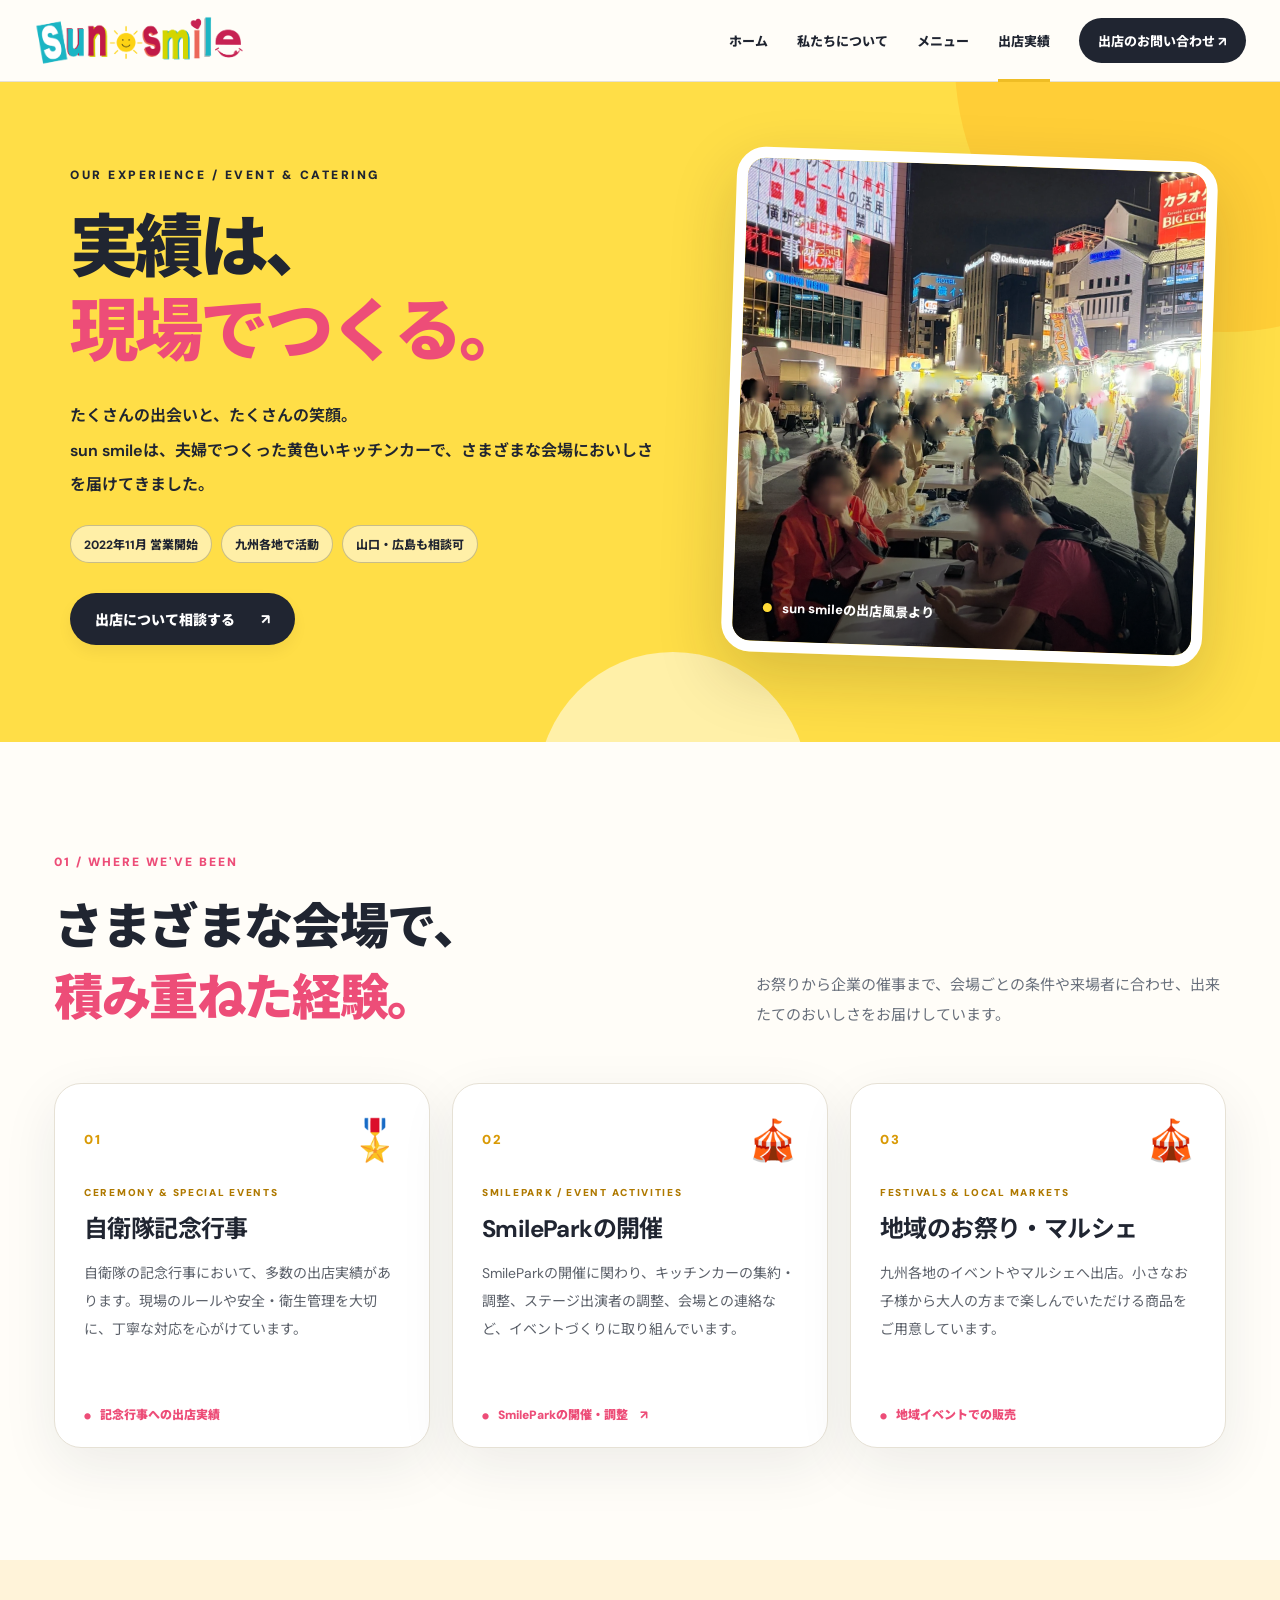
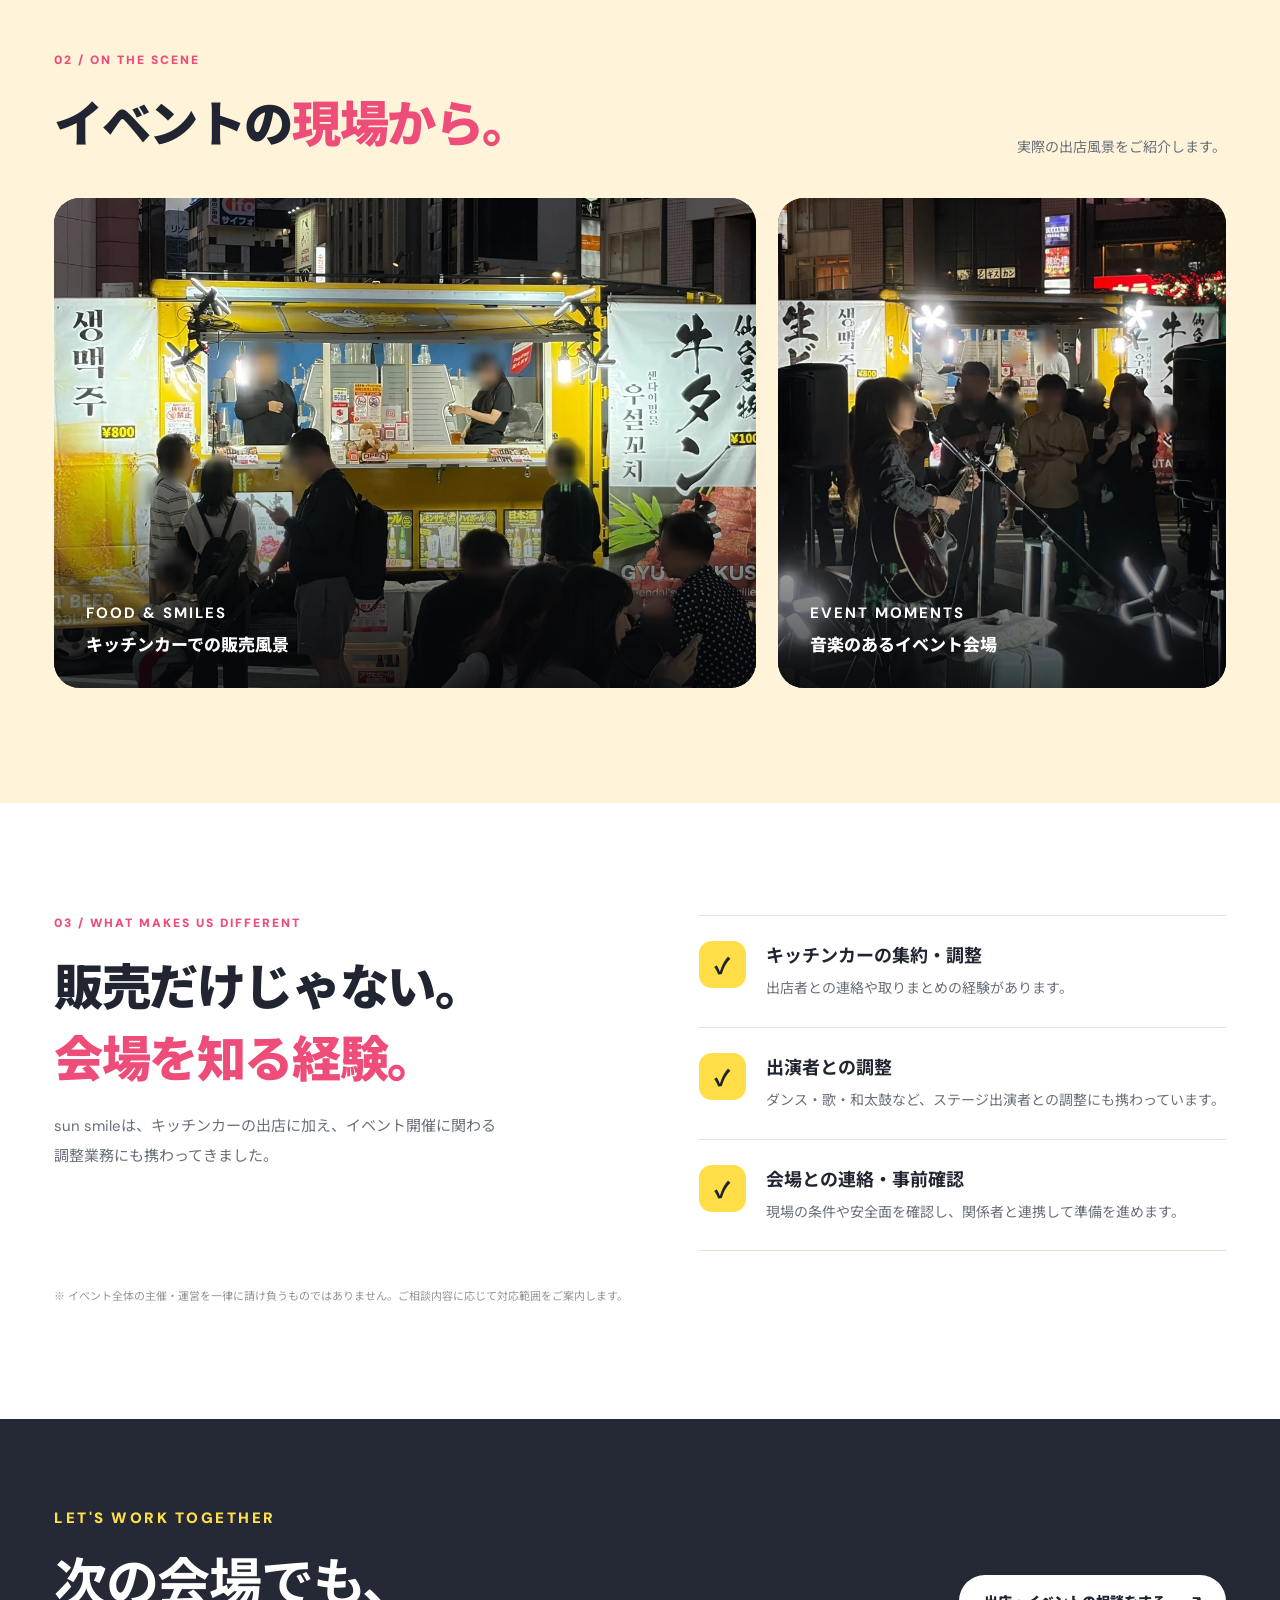
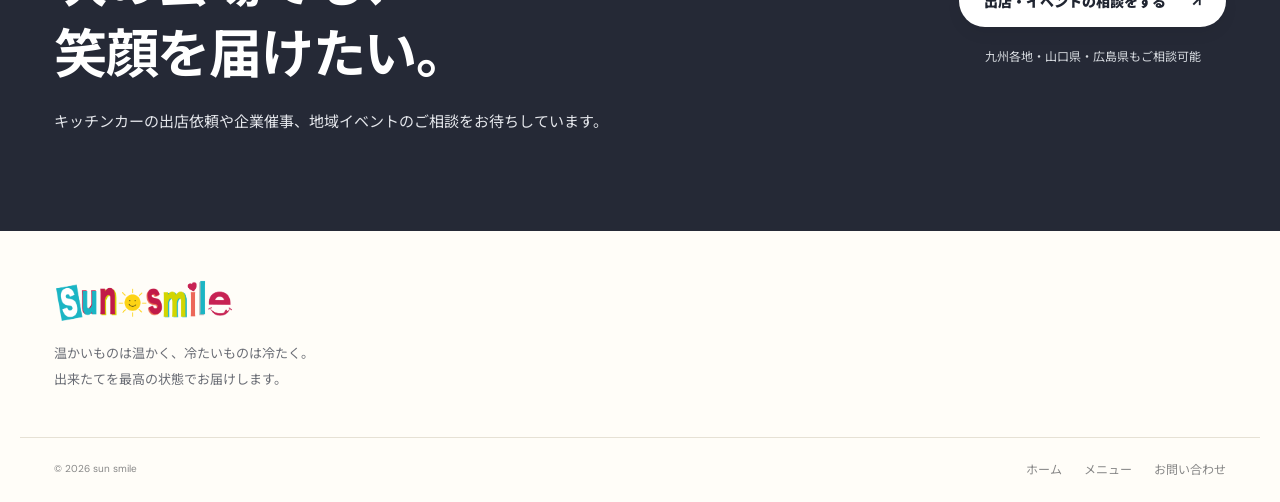
<file: results.html>
<!doctype html>
<html lang="ja">
<head>
  <meta charset="utf-8">
  <meta name="viewport" content="width=device-width,initial-scale=1">
  <meta name="description" content="キッチンカーsun smileの出店実績。自衛隊記念行事、企業・団体催事、地域イベントやマルシェなど、九州各地での活動とイベント対応をご紹介します。">
  <title>出店実績・イベント対応 | sun smile</title>
  <meta property="og:title" content="出店実績・イベント対応 | sun smile">
  <meta property="og:description" content="九州各地で、出来たてのおいしさをお届けするsun smileの活動紹介。">
  <link rel="stylesheet" href="results.css">
</head>
<body>
<a class="skip" href="#main">本文へスキップ</a>
<header class="site-header">
  <div class="header-inner">
    <a href="index.html" class="brand"><img src="assets/sun-smile-header-logo.png" alt="sun smile" width="220" height="49"></a>
    <button class="menu-toggle" type="button" id="navToggle" aria-controls="siteNav" aria-expanded="false" aria-label="メニューを開く">☰</button>
    <nav class="site-nav" id="siteNav" aria-label="主なメニュー">
      <a href="index.html">ホーム</a><a href="about.html">私たちについて</a><a href="menu.html">メニュー</a><a href="results.html" aria-current="page">出店実績</a><a class="nav-cta" href="contact.html">出店のお問い合わせ <span aria-hidden="true">↗</span></a>
    </nav>
  </div>
</header>
<main id="main">
<section class="hero" aria-labelledby="hero-title">
  <div class="hero-accent decor-one" aria-hidden="true"></div><div class="hero-accent decor-two" aria-hidden="true"></div>
  <div class="hero-inner">
    <div class="hero-copy">
      <p class="eyebrow">OUR EXPERIENCE / EVENT &amp; CATERING</p>
      <h1 id="hero-title">実績は、<br><span>現場でつくる。</span></h1>
      <p class="hero-lead">たくさんの出会いと、たくさんの笑顔。<br>sun smileは、夫婦でつくった黄色いキッチンカーで、さまざまな会場においしさを届けてきました。</p>
      <div class="hero-pills"><span>2022年11月 営業開始</span><span>九州各地で活動</span><span>山口・広島も相談可</span></div>
      <a class="btn btn-dark" href="contact.html">出店について相談する <span aria-hidden="true">↗</span></a>
    </div>
    <figure class="hero-media">
      <img src="assets/results/festival-evening.webp" alt="多くの来場者で賑わう夜のイベント会場" width="960" height="1280" fetchpriority="high">
      <figcaption><span class="dot" aria-hidden="true"></span> sun smileの出店風景より</figcaption>
    </figure>
  </div>
</section>
<section class="section experience" id="experience" aria-labelledby="experience-title">
  <div class="container">
    <div class="section-kicker">01 / WHERE WE'VE BEEN</div>
    <div class="section-head"><h2 id="experience-title">さまざまな会場で、<br><span>積み重ねた経験。</span></h2><p>お祭りから企業の催事まで、会場ごとの条件や来場者に合わせ、出来たてのおいしさをお届けしています。</p></div>
    <div class="record-grid">
      <article class="record-card"><div class="record-top"><span class="record-number">01</span><span class="record-icon" aria-hidden="true">🎖️</span></div><p class="record-en">CEREMONY &amp; SPECIAL EVENTS</p><h3>自衛隊記念行事</h3><p>自衛隊の記念行事において、多数の出店実績があります。現場のルールや安全・衛生管理を大切に、丁寧な対応を心がけています。</p><span class="record-bottom">記念行事への出店実績</span></article>
      <article class="record-card"><div class="record-top"><span class="record-number">02</span><span class="record-icon" aria-hidden="true">🎪</span></div><p class="record-en">SMILEPARK / EVENT ACTIVITIES</p><h3>SmileParkの開催</h3><p>SmileParkの開催に関わり、キッチンカーの集約・調整、ステージ出演者の調整、会場との連絡など、イベントづくりに取り組んでいます。</p><a class="record-bottom" href="smilepark.html" aria-label="SmileParkの活動詳細を見る">SmileParkの開催・調整　↗</a></article>
      <article class="record-card"><div class="record-top"><span class="record-number">03</span><span class="record-icon" aria-hidden="true">🎪</span></div><p class="record-en">FESTIVALS &amp; LOCAL MARKETS</p><h3>地域のお祭り・マルシェ</h3><p>九州各地のイベントやマルシェへ出店。小さなお子様から大人の方まで楽しんでいただける商品をご用意しています。</p><span class="record-bottom">地域イベントでの販売</span></article>
    </div>
  </div>
</section>
<section class="gallery-section" aria-labelledby="gallery-title">
  <div class="container">
    <div class="gallery-header"><div><div class="section-kicker">02 / ON THE SCENE</div><h2 id="gallery-title">イベントの<span>現場から。</span></h2></div><p>実際の出店風景をご紹介します。</p></div>
    <div class="gallery-grid">
      <figure class="gallery-card gallery-wide"><img loading="lazy" src="assets/results/foodtruck-service.webp" alt="イベント会場で来場者に商品を提供する黄色いキッチンカー" width="960" height="1280"><figcaption><strong>FOOD &amp; SMILES</strong><span>キッチンカーでの販売風景</span></figcaption></figure>
      <figure class="gallery-card"><img loading="lazy" src="assets/results/live-stage.webp" alt="イベント会場での音楽パフォーマンスと賑わい" width="960" height="1280"><figcaption><strong>EVENT MOMENTS</strong><span>音楽のあるイベント会場</span></figcaption></figure>
    </div>
  </div>
</section>
<section class="section strength" aria-labelledby="strength-title">
  <div class="container strength-layout">
    <div class="strength-heading"><div class="section-kicker">03 / WHAT MAKES US DIFFERENT</div><h2 id="strength-title">販売だけじゃない。<br><span>会場を知る経験。</span></h2><p>sun smileは、キッチンカーの出店に加え、イベント開催に関わる調整業務にも携わってきました。</p></div>
    <div class="strength-list"><div class="strength-row"><span class="strength-mark" aria-hidden="true">✓</span><div><h3>キッチンカーの集約・調整</h3><p>出店者との連絡や取りまとめの経験があります。</p></div></div><div class="strength-row"><span class="strength-mark" aria-hidden="true">✓</span><div><h3>出演者との調整</h3><p>ダンス・歌・和太鼓など、ステージ出演者との調整にも携わっています。</p></div></div><div class="strength-row"><span class="strength-mark" aria-hidden="true">✓</span><div><h3>会場との連絡・事前確認</h3><p>現場の条件や安全面を確認し、関係者と連携して準備を進めます。</p></div></div></div>
  </div>
  <p class="scope-note container">※ イベント全体の主催・運営を一律に請け負うものではありません。ご相談内容に応じて対応範囲をご案内します。</p>
</section>
<section class="contact-band" aria-labelledby="contact-title">
  <div class="container band-inner"><div><p class="eyebrow">LET'S WORK TOGETHER</p><h2 id="contact-title">次の会場でも、<br>笑顔を届けたい。</h2><p>キッチンカーの出店依頼や企業催事、地域イベントのご相談をお待ちしています。</p></div><div class="band-actions"><a class="btn btn-light" href="contact.html">出店・イベントの相談をする <span aria-hidden="true">↗</span></a><p>九州各地・山口県・広島県もご相談可能</p></div></div>
</section>
</main>
<footer class="site-footer"><div class="container footer-top"><img src="assets/sun-smile-header-logo.png" alt="sun smile" width="170" height="38"><p>温かいものは温かく、冷たいものは冷たく。<br>出来たてを最高の状態でお届けします。</p></div><div class="container footer-end"><small>© 2026 sun smile</small><div><a href="index.html">ホーム</a><a href="menu.html">メニュー</a><a href="contact.html">お問い合わせ</a></div></div></footer>
<script>
(function(){const b=document.getElementById('navToggle');const nav=document.getElementById('siteNav');if(!b||!nav)return;b.addEventListener('click',function(){const open=b.getAttribute('aria-expanded')!=='true';b.setAttribute('aria-expanded',String(open));b.setAttribute('aria-label',open?'メニューを閉じる':'メニューを開く');nav.classList.toggle('open',open);});nav.querySelectorAll('a').forEach(a=>a.addEventListener('click',()=>{nav.classList.remove('open');b.setAttribute('aria-expanded','false');}));})();
</script>
</body>
</html>
</file>
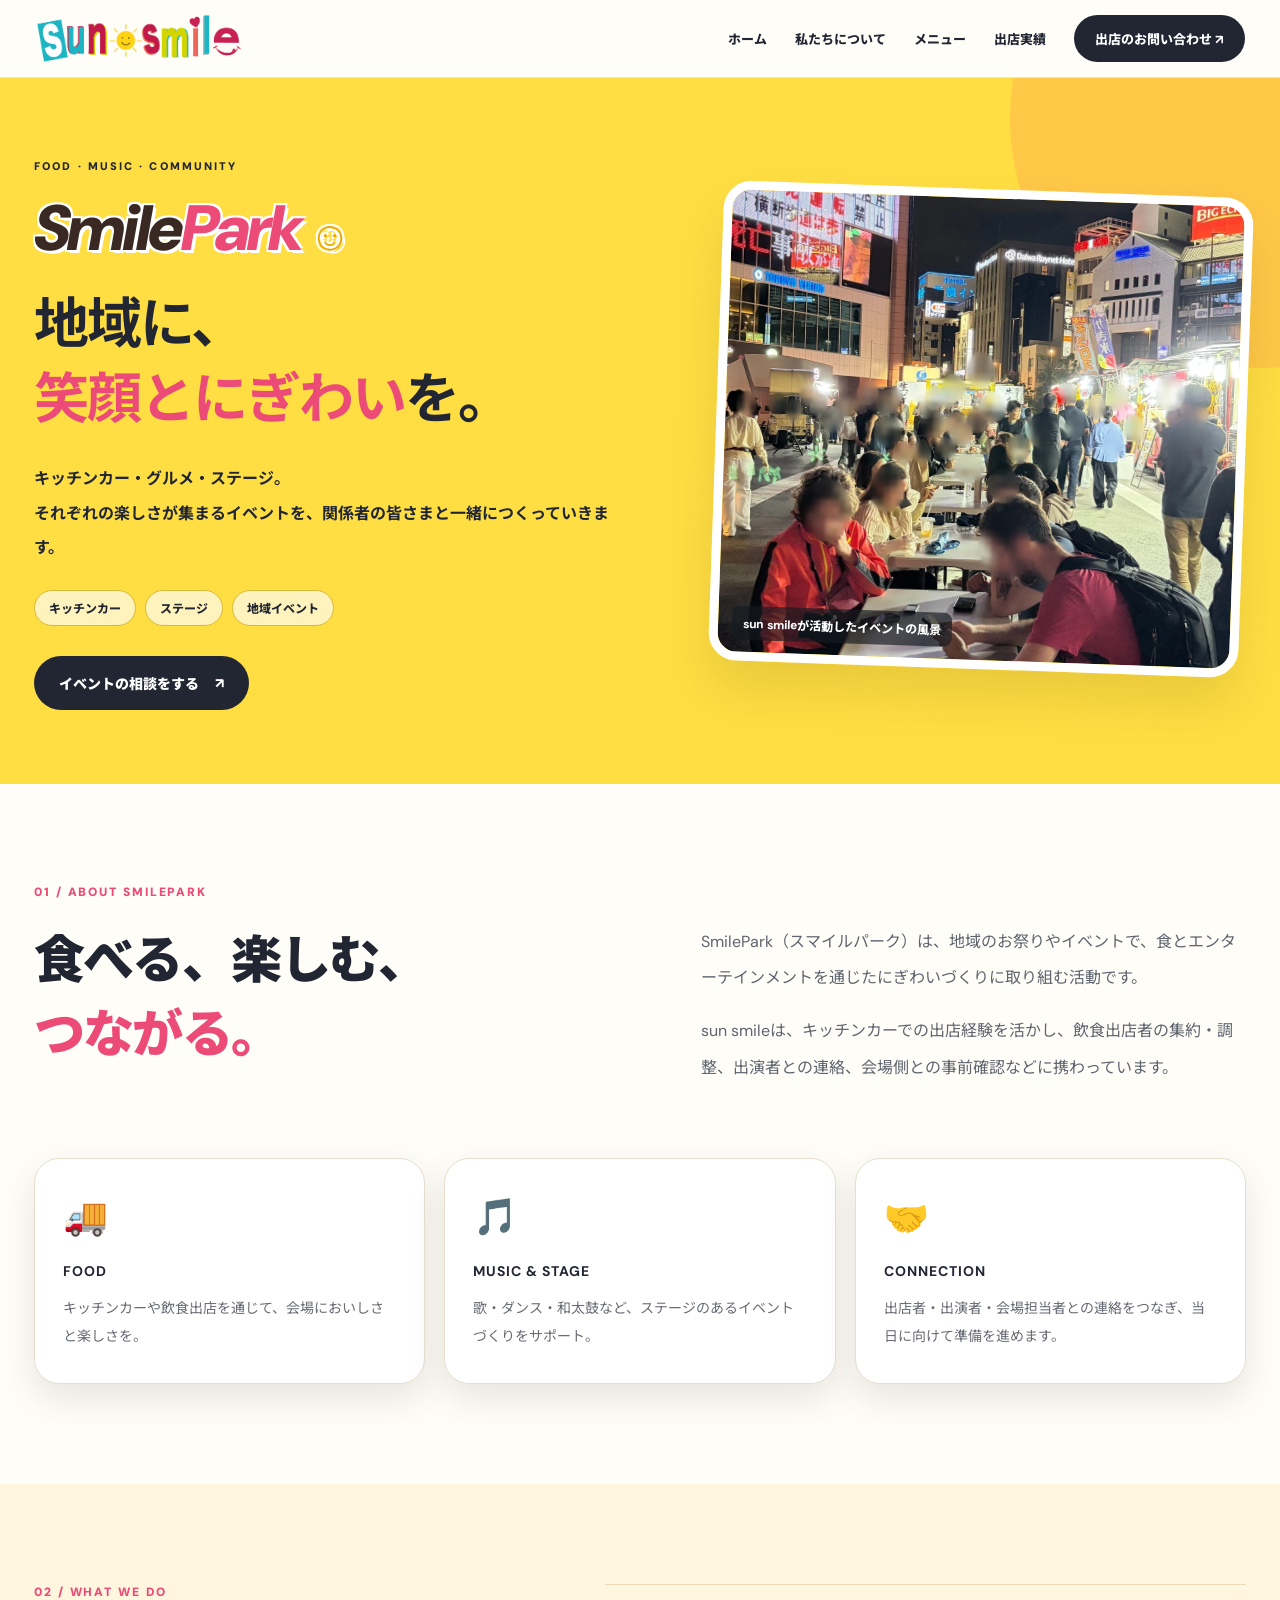
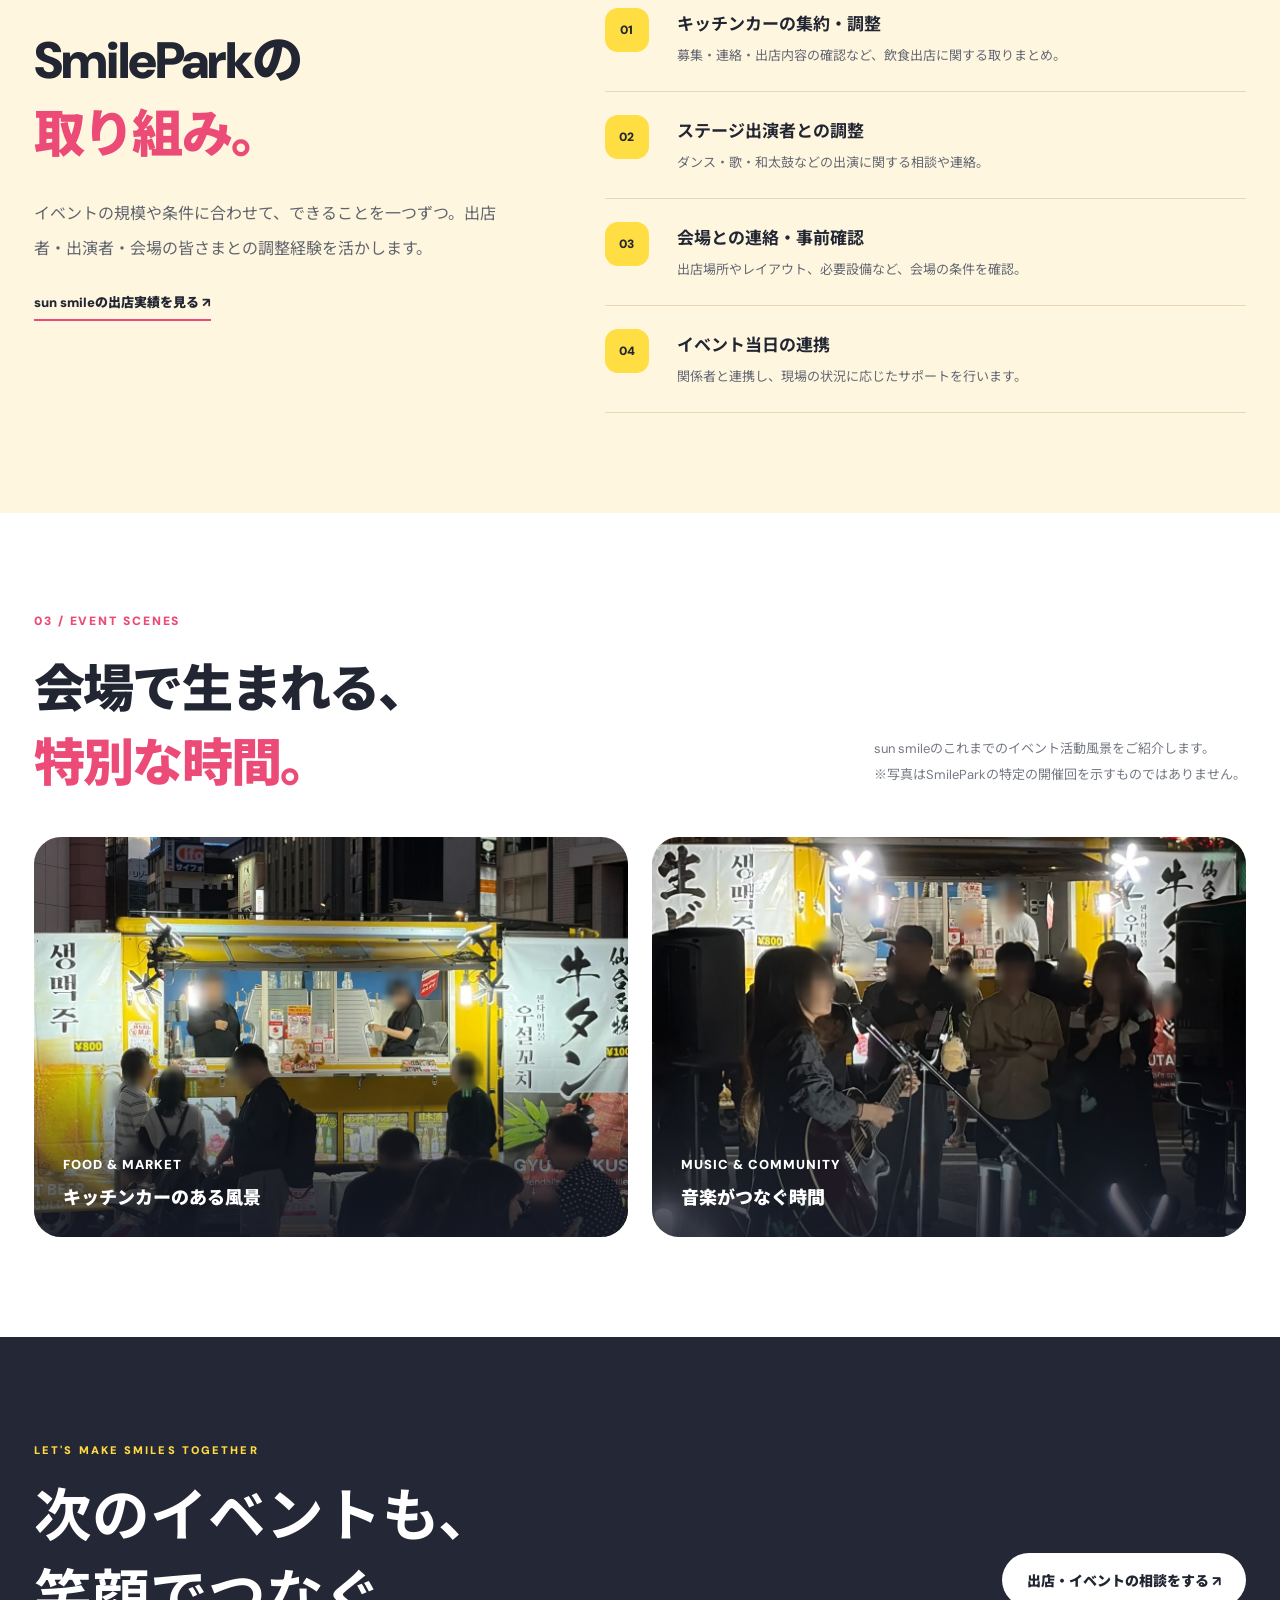
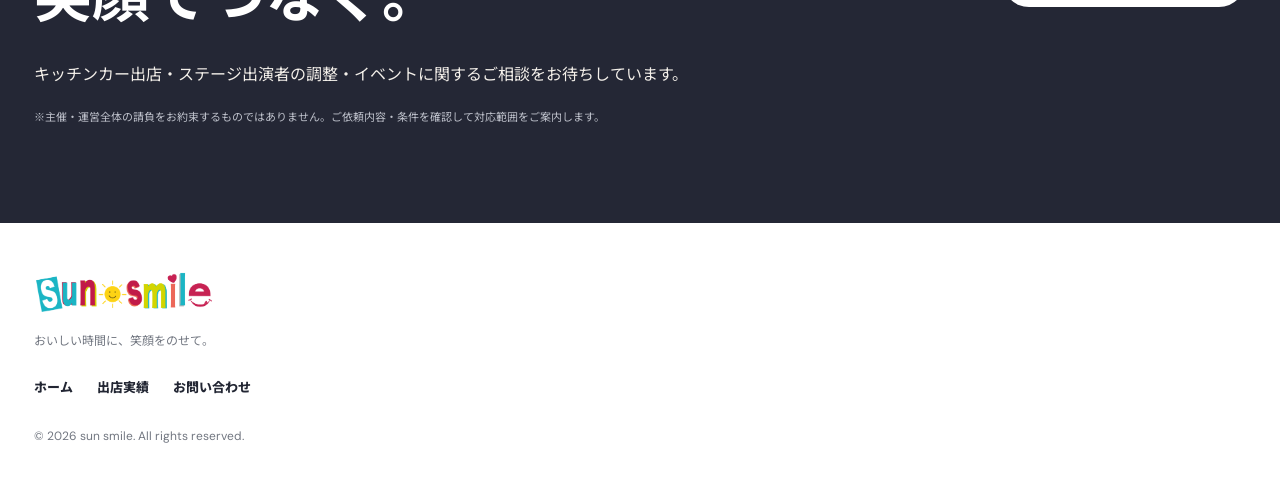
<file: smilepark.html>
<!doctype html>
<html lang="ja">
<head>
<meta charset="utf-8">
<meta name="viewport" content="width=device-width,initial-scale=1">
<meta name="description" content="SmilePark（スマイルパーク）は、食・音楽・人をつなぐイベントづくりに取り組んでいます。sun smileが携わるキッチンカー集約やステージ出演者の調整、イベントに関するご相談をご案内します。">
<meta property="og:title" content="SmileParkの活動紹介 | sun smile">
<meta property="og:description" content="地域に笑顔とにぎわいを。キッチンカー・グルメ・ステージをつなぐSmileParkの活動紹介。">
<title>SmilePark｜イベントに笑顔とにぎわいを | sun smile</title>
<link rel="stylesheet" href="smilepark.css">
</head>
<body>
<a class="skip-link" href="#main">本文へスキップ</a>
<header class="site-header">
 <div class="header-inner">
   <a class="site-logo" href="index.html" aria-label="sun smile トップページへ"><img src="assets/sun-smile-header-logo.png" width="220" height="60" alt="sun smile"></a>
   <button class="nav-trigger" type="button" aria-controls="main-nav" aria-expanded="false" aria-label="メニューを開く">☰</button>
   <nav id="main-nav" class="main-nav" aria-label="メインナビゲーション">
    <a href="index.html">ホーム</a><a href="about.html">私たちについて</a><a href="menu.html">メニュー</a><a href="results.html" aria-current="page">出店実績</a><a href="contact.html" class="nav-contact">出店のお問い合わせ ↗</a>
   </nav>
 </div>
</header>
<main id="main">
 <section class="hero" aria-labelledby="hero-heading">
  <div class="hero-orb" aria-hidden="true"></div>
  <div class="shell hero-layout">
   <div class="hero-copy">
     <p class="eyebrow">FOOD · MUSIC · COMMUNITY</p>
     <div class="hero-logo">Smile<span>Park</span><span class="logo-smile" aria-hidden="true">☺</span></div>
     <h1 id="hero-heading">地域に、<br><em>笑顔とにぎわい</em>を。</h1>
     <p class="hero-lead">キッチンカー・グルメ・ステージ。<br>それぞれの楽しさが集まるイベントを、関係者の皆さまと一緒につくっていきます。</p>
     <div class="hero-tags"><span>キッチンカー</span><span>ステージ</span><span>地域イベント</span></div>
     <a class="btn btn-ink" href="contact.html">イベントの相談をする <span aria-hidden="true">↗</span></a>
   </div>
   <figure class="hero-image"><img src="assets/results/festival-evening.webp" width="1200" height="1600" alt="夜のイベント会場で食事や交流を楽しむ来場者。人物の顔はぼかし加工済み" fetchpriority="high"><figcaption>sun smileが活動したイベントの風景</figcaption></figure>
  </div>
 </section>
 <section class="section intro-section" aria-labelledby="intro-title">
   <div class="shell">
    <p class="kicker">01 / ABOUT SMILEPARK</p>
    <div class="section-split">
      <h2 id="intro-title">食べる、楽しむ、<br><span>つながる。</span></h2>
      <div class="body-copy"><p>SmilePark（スマイルパーク）は、地域のお祭りやイベントで、食とエンターテインメントを通じたにぎわいづくりに取り組む活動です。</p><p>sun smileは、キッチンカーでの出店経験を活かし、飲食出店者の集約・調整、出演者との連絡、会場側との事前確認などに携わっています。</p></div>
    </div>
    <div class="pillars">
     <article class="pillar"><span class="pillar-icon" aria-hidden="true">🚚</span><h3>FOOD</h3><p>キッチンカーや飲食出店を通じて、会場においしさと楽しさを。</p></article>
     <article class="pillar"><span class="pillar-icon" aria-hidden="true">🎵</span><h3>MUSIC &amp; STAGE</h3><p>歌・ダンス・和太鼓など、ステージのあるイベントづくりをサポート。</p></article>
     <article class="pillar"><span class="pillar-icon" aria-hidden="true">🤝</span><h3>CONNECTION</h3><p>出店者・出演者・会場担当者との連絡をつなぎ、当日に向けて準備を進めます。</p></article>
    </div>
   </div>
 </section>
 <section class="section scope-section" aria-labelledby="scope-title">
  <div class="shell scope-layout">
   <div><p class="kicker">02 / WHAT WE DO</p><h2 id="scope-title">SmileParkの<br><span>取り組み。</span></h2><p class="scope-desc">イベントの規模や条件に合わせて、できることを一つずつ。出店者・出演者・会場の皆さまとの調整経験を活かします。</p><a class="text-link" href="results.html">sun smileの出店実績を見る ↗</a></div>
   <div class="activities">
     <div class="activity"><span>01</span><div><h3>キッチンカーの集約・調整</h3><p>募集・連絡・出店内容の確認など、飲食出店に関する取りまとめ。</p></div></div>
     <div class="activity"><span>02</span><div><h3>ステージ出演者との調整</h3><p>ダンス・歌・和太鼓などの出演に関する相談や連絡。</p></div></div>
     <div class="activity"><span>03</span><div><h3>会場との連絡・事前確認</h3><p>出店場所やレイアウト、必要設備など、会場の条件を確認。</p></div></div>
     <div class="activity"><span>04</span><div><h3>イベント当日の連携</h3><p>関係者と連携し、現場の状況に応じたサポートを行います。</p></div></div>
   </div>
  </div>
 </section>
 <section class="section scene-section" aria-labelledby="scene-title">
  <div class="shell">
    <p class="kicker">03 / EVENT SCENES</p>
    <div class="scene-heading"><h2 id="scene-title">会場で生まれる、<br><span>特別な時間。</span></h2><p>sun smileのこれまでのイベント活動風景をご紹介します。<br>※写真はSmileParkの特定の開催回を示すものではありません。</p></div>
    <div class="photo-grid">
     <figure><img loading="lazy" src="assets/results/foodtruck-service.webp" width="1200" height="1600" alt="夜のイベントで営業する黄色いキッチンカー。人物の顔はぼかし加工済み"><figcaption>FOOD &amp; MARKET <span>キッチンカーのある風景</span></figcaption></figure>
     <figure><img loading="lazy" src="assets/results/live-stage.webp" width="1200" height="1600" alt="イベント会場でギター演奏が行われる様子。人物の顔はぼかし加工済み"><figcaption>MUSIC &amp; COMMUNITY <span>音楽がつなぐ時間</span></figcaption></figure>
    </div>
  </div>
 </section>
 <section class="contact-section" aria-labelledby="contact-heading">
  <div class="shell contact-layout">
   <div><p class="eyebrow">LET'S MAKE SMILES TOGETHER</p><h2 id="contact-heading">次のイベントも、<br>笑顔でつなぐ。</h2><p>キッチンカー出店・ステージ出演者の調整・イベントに関するご相談をお待ちしています。</p><small>※主催・運営全体の請負をお約束するものではありません。ご依頼内容・条件を確認して対応範囲をご案内します。</small></div>
   <a class="btn btn-white" href="contact.html">出店・イベントの相談をする ↗</a>
  </div>
 </section>
</main>
<footer class="footer"><div class="shell footer-main"><img src="assets/sun-smile-header-logo.png" width="180" height="50" alt="sun smile"><p>おいしい時間に、笑顔をのせて。</p><div class="footer-links"><a href="index.html">ホーム</a><a href="results.html">出店実績</a><a href="contact.html">お問い合わせ</a></div><small>© 2026 sun smile. All rights reserved.</small></div></footer>
<script>const b=document.querySelector('.nav-trigger'),n=document.querySelector('.main-nav');b.addEventListener('click',()=>{const o=b.getAttribute('aria-expanded')==='true';b.setAttribute('aria-expanded',String(!o));n.classList.toggle('open',!o)});</script>
</body>
</html>
</file>
<file: style.css>
@import url('https://fonts.googleapis.com/css2?family=DM+Sans:wght@400;500;600;700;800;900&family=Noto+Sans+JP:wght@400;500;600;700;800;900&display=swap');
:root{--ink:#1f2430;--yellow:#ffdb37;--pink:#ed4d78;--mint:#b9f2df;--bg:#fffdf8;--border:#e8e6df}*{box-sizing:border-box}html{scroll-behavior:smooth}body{margin:0;background:var(--bg);color:var(--ink);font-family:'DM Sans','Noto Sans JP',sans-serif}a{color:inherit;text-decoration:none}button,input,textarea,select{font:inherit}button{cursor:pointer}.header{height:82px;display:flex;align-items:center;justify-content:space-between;padding:0 max(5vw,24px);position:sticky;top:0;z-index:10;background:rgba(255,253,248,.94);backdrop-filter:blur(14px);border-bottom:1px solid var(--border)}.brand{font-weight:900;font-size:27px;letter-spacing:-1px}.brand-sun{color:#f8bb00}.header nav{display:flex;align-items:center;gap:28px;font-size:13px;font-weight:700}.header nav a:hover{color:var(--pink)}.nav-cta{background:var(--ink);color:white!important;padding:12px 20px;border-radius:30px}.menu-toggle{display:none;background:none;border:0;font-size:26px}.hero{position:relative;min-height:650px;background:#ffe36a;overflow:hidden;display:flex;align-items:center;padding:72px max(7vw,24px) 85px}.hero-inner{z-index:2;max-width:700px}.eyebrow,.section-tag{font-size:12px;font-weight:900;letter-spacing:2px}.eyebrow{margin-bottom:24px}.hero h1{font-size:clamp(46px,6vw,90px);line-height:1.28;letter-spacing:-3px;margin:0 0 26px;font-weight:900}.hero h1 em{color:#e84673;font-style:normal;position:relative}.hero p{font-size:16px;line-height:2;font-weight:600}.hero-actions{display:flex;gap:12px;flex-wrap:wrap;margin-top:32px}.btn{border:0;border-radius:40px;padding:16px 25px;font-weight:800;font-size:13px;display:inline-flex;gap:24px;align-items:center;justify-content:center;transition:transform .2s}.btn:hover{transform:translateY(-3px)}.primary,.dark{background:var(--ink);color:white}.secondary{background:white;color:var(--ink);border:1px solid var(--border)}.white{background:white;color:#202330}.hero-glow{position:absolute;border-radius:50%}.glow1{width:500px;height:500px;background:#ffcb40;right:-150px;top:-190px}.glow2{width:230px;height:230px;background:#ffefab;left:48%;bottom:-110px}.hero-art{position:absolute;right:5%;top:13%;width:41%;height:70%;min-width:420px}.sun-disc{position:absolute;right:3%;top:0;width:190px;height:190px;border-radius:50%;background:#f3aa3b;color:#b86c13;font-size:105px;text-align:center;line-height:175px;transform:rotate(12deg)}.truck{position:absolute;bottom:10%;right:0;width:440px;height:250px;transform:rotate(-4deg);filter:drop-shadow(12px 19px 0 rgba(41,39,24,.13))}.truck-body{position:absolute;bottom:35px;left:0;width:430px;height:175px;background:#fff9eb;border:8px solid #25222a;border-radius:23px 45px 13px 13px}.truck-window{position:absolute;left:24px;top:25px;width:230px;height:90px;border-radius:10px;background:#f9be23;border:7px solid #29272a;text-align:center;padding-top:18px;font-size:24px;font-weight:900}.truck-window small{display:block;font-size:10px;letter-spacing:3px}.truck-cabin{position:absolute;right:0;top:0;height:100%;width:128px;border-left:7px solid #25222a;background:#f6ca48;border-radius:0 35px 7px 0}.windshield{background:#99dce3;width:78px;height:83px;border:6px solid #25222a;border-radius:8px 26px 4px 4px;margin:13px 0 0 20px}.wheel{position:absolute;bottom:0;width:75px;height:75px;background:#25222a;border:14px solid #4c4b50;box-shadow:inset 0 0 0 8px white;border-radius:50%}.wheel.one{left:56px}.wheel.two{right:50px}.art-label{position:absolute;right:3%;bottom:-3%;background:white;border:2px solid var(--ink);padding:15px 25px;border-radius:13px;transform:rotate(7deg);font-weight:900;line-height:1.4}.hero-footer{position:absolute;bottom:25px;left:7%;font-size:11px;font-weight:900;letter-spacing:2px}.section{padding:110px max(7vw,24px)}.section-tag{color:#db466d;margin-bottom:25px}.intro-grid{display:grid;grid-template-columns:1fr 1fr;gap:10%}.section h2{font-size:clamp(35px,4vw,57px);letter-spacing:-2px;line-height:1.35;margin:0 0 28px;font-weight:900}.accent{color:#e64e79}.intro p{line-height:2.1;font-size:15px;color:#5e6169}.intro .lead{font-size:20px;font-weight:800;color:var(--ink)}.color-bars{display:flex;gap:9px;margin-top:45px}.color-bars i{display:block;width:50px;height:9px;border-radius:5px;background:#f6ce3e}.color-bars i:nth-child(2){background:#f278a0}.color-bars i:nth-child(3){background:#8ed9cc}.color-bars i:nth-child(4){background:#6bb6e7}.pill-row{display:flex;flex-wrap:wrap;gap:8px;margin-top:25px}.pill-row span{background:#f7f1e4;padding:11px 15px;border-radius:25px;font-size:12px;font-weight:800}.menu-section{background:#f6f7f4}.section-heading{display:flex;justify-content:space-between;align-items:end;gap:20px;margin-bottom:30px}.section-heading h2{margin:0}.section-heading>p{font-size:13px;color:#747680}.menu-grid{display:grid;grid-template-columns:repeat(4,1fr);gap:15px}.food-card{border-radius:22px;padding:25px;min-height:330px;position:relative;display:flex;flex-direction:column;overflow:hidden}.food-card.yellow{background:#ffdc69}.food-card.coral{background:#ffb8a8}.food-card.mint{background:#b7e8ce}.food-card.blue{background:#b4dff7}.food-icon{font-size:84px;line-height:1.3;text-align:center;margin:10px 0 24px;filter:drop-shadow(3px 8px 2px rgba(0,0,0,.1))}.food-num{position:absolute;top:24px;right:24px;font-size:12px;font-weight:900}.food-card h3{font-size:22px;margin:0 0 10px}.food-card p{font-size:13px;line-height:1.8;margin:0 0 20px}.food-en{font-size:10px;letter-spacing:1.5px;font-weight:900;margin-top:auto}.note{color:#7a7c81;font-size:12px;margin-top:20px}.schedule-section{background:#fffdf8}.schedule-card{display:flex;align-items:center;gap:24px;padding:28px 32px;border:1px solid var(--border);border-radius:20px;background:white}.schedule-symbol{width:72px;height:72px;border-radius:50%;display:grid;place-items:center;background:#ffedab;font-size:33px;flex-shrink:0}.schedule-card h3{margin:0 0 8px}.schedule-card p{font-size:13px;color:#72747c;line-height:1.8;margin:0}.schedule-card .btn{margin-left:auto;white-space:nowrap}.blog-section{background:#fff2f2}.blog-controls{display:flex;justify-content:space-between;align-items:center;gap:15px;margin-bottom:25px}.filters{display:flex;gap:8px;flex-wrap:wrap}.filters button,.manage-btn{border:1px solid #ded8d8;background:white;border-radius:25px;padding:10px 18px;font-size:12px;font-weight:800}.filters button.active{background:var(--ink);color:white}.manage-btn{background:transparent}.post-grid{display:grid;grid-template-columns:repeat(3,1fr);gap:18px}.post-card{background:white;border-radius:20px;overflow:hidden;border:1px solid #f0e6e6;cursor:pointer;transition:transform .2s}.post-card:hover{transform:translateY(-4px)}.post-cover{height:175px;background:linear-gradient(135deg,#ffcf56,#ff7d95);display:flex;align-items:center;justify-content:center;font-size:64px;overflow:hidden}.post-cover img{width:100%;height:100%;object-fit:cover}.post-card-body{padding:22px}.post-meta{font-size:11px;color:#888;font-weight:700}.post-meta span{color:#e34c78;margin-left:8px}.post-card h3{font-size:18px;line-height:1.6;margin:12px 0}.post-card p{font-size:12px;color:#777;line-height:1.8}.post-link{font-size:12px;font-weight:900;margin-top:18px}.empty{padding:40px;text-align:center}.contact-section{background:#292b38;color:white;display:flex;position:relative;overflow:hidden;min-height:460px}.contact-section .section-tag{color:#ffdc64}.contact-section h2{font-size:clamp(40px,5vw,70px)}.contact-section p{color:#e5e2e4;line-height:2;margin-bottom:30px}.contact-content{position:relative;z-index:1}.contact-mail{margin-top:20px;font-size:13px;color:#b5b5bf}.contact-deco{font-size:430px;position:absolute;right:8%;top:-50px;color:#f6c73c;opacity:.9;transform:rotate(-14deg)}footer{background:#fff;padding:55px max(7vw,24px) 25px}.footer-brand{font-size:33px;font-weight:900}.footer-brand span{color:#f4bd20}footer>p{font-size:13px;color:#74767b}.footer-bottom{display:flex;justify-content:space-between;margin-top:45px;padding-top:20px;border-top:1px solid var(--border);font-size:12px;color:#85858a}dialog{border:0;border-radius:24px;padding:36px;max-width:min(92vw,760px);width:100%;box-shadow:0 30px 90px #0004;max-height:88vh;overflow:auto}dialog::backdrop{background:#1c1c25aa}.close{float:right;border:0;background:#f1f1f1;width:35px;height:35px;border-radius:50%;font-size:22px}.post-dialog h2,.admin-dialog h2{font-size:30px}.post-dialog .post-image{max-height:320px;width:100%;object-fit:cover;border-radius:12px}.post-body{line-height:2.1;white-space:pre-wrap;overflow-wrap:anywhere}.admin-header p{font-size:12px;line-height:1.8;color:#74747b}.admin-dialog form{display:grid;gap:16px}.admin-dialog label{display:grid;gap:6px;font-size:12px;font-weight:800}.admin-dialog input,.admin-dialog textarea,.admin-dialog select{border:1px solid #d6d6dc;padding:12px;border-radius:9px;width:100%;background:white}.form-row{display:grid;grid-template-columns:1fr 1fr;gap:12px}.form-actions{display:flex;gap:9px;flex-wrap:wrap;margin-top:6px}.admin-tools{margin-top:30px;border-top:1px solid #eee;padding-top:15px}.admin-row{display:flex;align-items:center;justify-content:space-between;border-bottom:1px solid #eee;padding:12px 0;gap:10px;font-size:13px}.admin-row button{padding:7px 10px;background:#f3f3f3;border:0;border-radius:7px;margin-left:4px}.import-label{cursor:pointer}.admin-dialog .btn{padding:12px 18px}.post-dialog .post-meta{margin-bottom:10px}
@media(max-width:1050px){.hero-art{opacity:.45;right:-12%}.menu-grid{grid-template-columns:repeat(2,1fr)}.post-grid{grid-template-columns:repeat(2,1fr)}}@media(max-width:700px){.header{height:68px}.menu-toggle{display:block}.header nav{display:none;position:absolute;top:68px;left:0;right:0;background:#fffdf8;padding:20px;box-shadow:0 12px 18px #0001;flex-direction:column;align-items:stretch}.header nav.open{display:flex}.hero{min-height:640px;align-items:flex-start;padding-top:70px}.hero h1{font-size:45px;letter-spacing:-2px}.hero p{font-size:13px}.hero-art{transform:scale(.7);transform-origin:bottom right;right:-15%;top:auto;bottom:25px;opacity:.55}.hero-footer{font-size:9px}.section{padding:72px 22px}.intro-grid{grid-template-columns:1fr;gap:20px}.section-heading{display:block}.menu-grid{grid-template-columns:1fr 1fr;gap:9px}.food-card{padding:17px;min-height:300px}.food-icon{font-size:64px}.food-card h3{font-size:17px}.food-card p{font-size:11px}.schedule-card{display:block}.schedule-card .btn{margin-top:20px}.post-grid{grid-template-columns:1fr}.blog-controls{display:block}.manage-btn{margin-top:14px}.contact-deco{right:-90px;top:80px;font-size:260px;opacity:.23}.form-row{grid-template-columns:1fr}dialog{padding:24px}.footer-bottom{gap:15px}}

/* Official sun smile food truck photo: desktop and mobile */
.hero{background:#ffdf35;isolation:isolate}
.hero-inner{position:relative;z-index:3;max-width:52%}
.hero-photo{position:absolute;right:0;top:9%;bottom:8%;width:59%;z-index:2;display:flex;align-items:center;justify-content:center;pointer-events:none}
.hero-photo img{display:block;width:100%;height:100%;object-fit:contain;object-position:center;mix-blend-mode:multiply;filter:drop-shadow(0 16px 14px rgba(80,55,0,.12));-webkit-mask-image:radial-gradient(ellipse 75% 73% at 52% 51%,#000 67%,transparent 100%);mask-image:radial-gradient(ellipse 75% 73% at 52% 51%,#000 67%,transparent 100%)}
.hero-glow{z-index:0}
@media(max-width:1050px){.hero-inner{max-width:58%}.hero-photo{right:-6%;width:62%;top:17%;bottom:13%}}
@media(max-width:700px){.hero{min-height:800px;padding-top:56px;padding-bottom:350px;align-items:flex-start}.hero-inner{max-width:100%;width:100%}.hero h1{font-size:clamp(38px,9vw,54px)}.hero-photo{top:auto;bottom:52px;right:0;left:0;width:100%;height:340px}.hero-photo img{object-fit:contain;object-position:center}.hero-footer{z-index:4;bottom:18px}}
@media(max-width:390px){.hero{min-height:770px;padding-bottom:300px}.hero-photo{height:285px;bottom:55px}.hero-actions{gap:8px}.hero-actions .btn{padding:13px 17px}}

/* 2026-10: centered official logo and right-aligned truck */
.hero{background:#ffdf35;min-height:690px}
.hero-inner{max-width:39%;position:relative;z-index:4}
.hero h1{font-size:clamp(38px,4.45vw,68px)}
.hero-center-logo{position:absolute;left:43%;top:50%;transform:translate(-50%,-50%);width:28%;z-index:5;pointer-events:none}
.hero-center-logo img{width:100%;height:auto;display:block;filter:drop-shadow(0 8px 6px rgba(80,55,0,.10))}
.hero-photo{left:auto;right:-10%;top:13%;bottom:10%;width:60%;z-index:2}
.hero-photo img{object-fit:contain;object-position:center;mix-blend-mode:multiply;-webkit-mask-image:radial-gradient(ellipse 66% 67% at 52% 52%,#000 59%,transparent 100%);mask-image:radial-gradient(ellipse 66% 67% at 52% 52%,#000 59%,transparent 100%)}
@media(max-width:1100px){.hero-inner{max-width:44%}.hero-center-logo{left:46%;width:28%}.hero-photo{right:-15%;width:65%}}
@media(max-width:700px){.hero{min-height:900px;padding-top:45px;padding-bottom:520px}.hero-inner{max-width:100%}.hero h1{font-size:clamp(37px,8.6vw,52px)}.hero-center-logo{left:27%;top:auto;bottom:230px;transform:translateX(-50%);width:44%}.hero-photo{left:auto;right:-20%;top:auto;bottom:60px;width:96%;height:390px}.hero-photo img{object-position:center}.hero-footer{bottom:16px}}
@media(max-width:390px){.hero{min-height:860px;padding-bottom:480px}.hero-center-logo{bottom:210px;width:44%}.hero-photo{bottom:58px;height:340px}}

/* Updated hero: three independent columns, no overlap */
@media(min-width:901px){
.hero{display:grid;grid-template-columns:minmax(0,1.13fr) minmax(0,.68fr) minmax(0,1.13fr);gap:1.2vw;align-items:center;min-height:690px;padding:68px 3.4vw 84px}
.hero-inner{grid-column:1;position:relative;max-width:none;width:100%;z-index:4}
.hero h1{font-size:clamp(35px,3.5vw,63px);letter-spacing:-2px;white-space:nowrap}
.hero p{font-size:clamp(12px,1.05vw,16px)}
.hero-center-logo{grid-column:2;position:relative;left:auto;top:auto;bottom:auto;transform:none;width:100%;z-index:3;align-self:center}
.hero-center-logo img{width:100%;height:auto;object-fit:contain}
.hero-photo{grid-column:3;position:relative;left:auto;right:auto;top:auto;bottom:auto;width:100%;height:auto;z-index:2;align-self:center}
.hero-photo img{width:100%;height:auto;max-height:570px;object-fit:contain;mix-blend-mode:normal;mask-image:none;-webkit-mask-image:none;filter:drop-shadow(0 14px 9px rgba(90,65,0,.16))}
.hero-footer{left:3.4vw}
}
@media(max-width:900px){
.hero{display:flex;flex-direction:column;align-items:stretch;min-height:0;padding:60px 5vw 65px;gap:16px}
.hero-inner{position:relative;max-width:100%;width:100%;z-index:4}
.hero h1{font-size:clamp(37px,7vw,60px);white-space:normal}
.hero-center-logo{position:relative;left:auto;top:auto;bottom:auto;transform:none;width:min(62%,320px);align-self:center;z-index:3;margin-top:15px}
.hero-photo{position:relative;left:auto;right:auto;top:auto;bottom:auto;width:min(100%,680px);height:auto;align-self:center;z-index:2}
.hero-photo img{display:block;width:100%;height:auto;object-fit:contain;mix-blend-mode:normal;mask-image:none;-webkit-mask-image:none;filter:drop-shadow(0 10px 8px rgba(90,65,0,.15))}
.hero-footer{position:relative;left:auto;bottom:auto;margin-top:15px;font-size:9px}
}

/* Final balance adjustment: larger Sakura/Sora mark, smaller truck */
@media (min-width: 901px) {
  .hero { grid-template-columns: minmax(0,1.15fr) minmax(0,1.02fr) minmax(0,.83fr); gap: 1.5vw; padding-left: 3.2vw; padding-right: 3.2vw; }
  .hero-inner { min-width: 0; }
  .hero h1 { font-size: clamp(33px,3.35vw,58px); }
  .hero-center-logo { width: 112%; max-width: none; justify-self: center; }
  .hero-photo { width: 90%; justify-self: end; }
  .hero-photo img { max-height: 455px; }
}
@media (min-width: 701px) and (max-width: 900px) {
  .hero { display: grid; grid-template-columns: minmax(0,1.08fr) minmax(0,1fr); padding: 55px 4vw 75px; gap: 15px; }
  .hero-inner { grid-column: 1; grid-row: 1 / 3; }
  .hero-center-logo { grid-column: 2; grid-row: 1; width: 90%; justify-self: center; }
  .hero-photo { grid-column: 2; grid-row: 2; width: 80%; justify-self: center; }
  .hero h1 { font-size: clamp(30px,4vw,45px); white-space: normal; }
}
@media (max-width: 700px) {
  .hero { display: flex; flex-direction: column; gap: 8px; }
  .hero-center-logo { width: min(83%, 390px); margin-top: 20px; }
  .hero-photo { width: min(83%, 470px); margin-top: 0; }
}

/* Official sun smile header artwork */
.header .brand{display:flex;align-items:center;flex-shrink:0;line-height:1}
.header .brand-logo{display:block;width:220px;max-width:38vw;height:60px;object-fit:contain;object-position:left center}
@media(max-width:700px){.header .brand-logo{width:165px;max-width:55vw;height:50px}}
/* キッチンカーを25px下に移動（PC表示） */
@media (min-width: 901px) {
  .hero-photo {
    transform: translateY(25px);
  }
}
/* スマホ版：見出しがヘッダーに隠れないように調整 */
@media (max-width: 700px) {
  .hero {
    padding-top: 110px;
  }
}

/* Top-page button linking to the full photo menu (2026-11 restoration) */
.menu-detail-actions{margin-top:26px}
</file>
<file: about.css>
/* ABOUT US 専用スタイル。既存の style.css は変更しません。 */
body.about-page { margin: 0; background: #fff9db; color: #3b3027; font-family: 'Hiragino Kaku Gothic ProN','Yu Gothic',Meiryo,sans-serif; line-height: 1.9; }
.about-page *, .about-page *::before, .about-page *::after { box-sizing: border-box; }
.about-page .about-header { background: #fff9db; border-bottom: 1px solid #f1e4ac; }
.about-header-inner { max-width: 1100px; margin: auto; padding: 12px 24px; display: flex; justify-content: space-between; align-items: center; gap: 20px; }
.about-brand img { display: block; width: 190px; max-width: 38vw; height: 64px; object-fit: contain; object-position: left center; }
.about-nav { display: flex; gap: 22px; flex-wrap: wrap; }
.about-nav a { color: #4b3a27; font-size: 14px; font-weight: 700; text-decoration: none; }
.about-nav a[aria-current="page"] { border-bottom: 3px solid #f4b900; }
.about-hero { text-align: center; padding: 70px 24px 45px; background: linear-gradient(180deg,#fff0a9 0%,#fff9db 100%); }
.about-eyebrow, .about-num { color: #aa7500; font-weight: 800; letter-spacing: .16em; font-size: 12px; }
.about-hero h1 { font-size: clamp(30px,5vw,48px); margin: 8px 0 4px; line-height: 1.4; }
.about-lead { font-size: clamp(16px,2.6vw,22px); font-weight: 800; margin: 14px 0 25px; }
.about-main-logo { display: block; width: min(370px,80vw); max-height: 330px; object-fit: contain; margin: 0 auto; }
.about-content { max-width: 1000px; margin: 0 auto; padding: 30px 22px 80px; }
.about-panel { background: #fff; border-radius: 24px; padding: clamp(28px,5vw,56px); margin: 25px 0; display: grid; grid-template-columns: 1.2fr 1fr; gap: 35px; align-items: center; box-shadow: 0 8px 25px rgba(99,75,22,.07); }
.about-panel h2 { font-size: clamp(23px,3vw,32px); line-height: 1.5; margin: 8px 0 22px; }
.about-panel p { margin: 0 0 16px; }
.about-panel .about-num { margin: 0; }
.about-panel-media img { display: block; width: 100%; max-height: 350px; object-fit: contain; }
.about-panel-single { display: block; }
.about-panel-single > p:not(.about-num) { max-width: 750px; }
.about-emphasis { font-size: clamp(20px,3vw,27px); font-weight: 800; color: #b57a00; line-height: 1.7; padding: 12px 0; }
.about-actions { text-align: center; padding-top: 20px; }
.about-home-link { display: inline-block; padding: 13px 30px; border-radius: 999px; background: #efb900; color: #30271b; text-decoration: none; font-weight: 800; }
.about-home-link:hover { background: #ffd12c; }
.about-footer { text-align: center; padding: 25px; border-top: 1px solid #f1e4ac; }
@media(max-width:700px) { .about-header-inner { padding: 8px 16px; } .about-brand img { width: 145px; height: 55px; } .about-nav { gap: 12px; } .about-nav a { font-size: 12px; } .about-hero { padding-top: 42px; } .about-panel { grid-template-columns: 1fr; gap: 10px; } .about-panel-media { order: 2; } }
</file>
<file: contact.css>
/* sun smile inquiry page - scoped styles. Existing style.css remains unchanged. */
.inquiry-page{background:#fffdf8;color:#1f2430}
.inquiry-page .header .brand{display:flex;align-items:center}
.inquiry-page .header .brand-logo{display:block;width:220px;max-width:38vw;height:60px;object-fit:contain;object-position:left center}
.inquiry-page .header nav a[aria-current="page"]{box-shadow:0 3px 0 #ffcf49}
.inquiry-hero{position:relative;overflow:hidden;background:#ffdf35}
.inquiry-hero::before,.inquiry-hero::after{position:absolute;content:"";border-radius:50%;pointer-events:none}
.inquiry-hero::before{height:420px;width:420px;right:-180px;top:-210px;background:#ffca4e}
.inquiry-hero::after{height:250px;width:250px;left:47%;bottom:-165px;background:#fff0a3}
.inquiry-hero-inner{max-width:1480px;margin:auto;min-height:570px;padding:72px max(5vw,28px);display:grid;grid-template-columns:minmax(0,1.05fr) minmax(0,.95fr);gap:42px;align-items:center;position:relative;z-index:1}
.inquiry-eyebrow,.inquiry-kicker{font-size:12px;letter-spacing:2px;font-weight:900}
.inquiry-eyebrow{margin:0 0 24px}
.inquiry-hero h1{font-size:clamp(43px,4.5vw,72px);letter-spacing:-2px;line-height:1.3;margin:0;font-weight:900}
.inquiry-hero h1 span{color:#e84673}
.inquiry-lead{margin:23px 0 22px;font-size:16px;font-weight:650;line-height:2}
.inquiry-tags{display:flex;gap:8px;flex-wrap:wrap;margin:0 0 28px}
.inquiry-tags span{border:1px solid #ac8f2f;background:#fff8d7;border-radius:100px;padding:9px 13px;font-weight:800;font-size:12px}
.inquiry-pill-button{display:inline-flex;align-items:center;justify-content:center;gap:24px;background:#1f2430;color:#fff;font-weight:800;font-size:14px;padding:17px 25px;border-radius:100px;transition:transform .2s}
.inquiry-pill-button:hover{transform:translateY(-3px)}
.inquiry-hero-visual{min-width:0;position:relative;display:flex;align-items:center;justify-content:center;padding:12px 15px 38px}
.inquiry-hero-visual img{max-width:100%;width:100%;height:390px;object-fit:contain;filter:drop-shadow(0 24px 12px rgba(89,61,0,.18))}
.inquiry-hero-caption{position:absolute;right:12px;bottom:7px;background:#fff;border:2px solid #1f2430;transform:rotate(-5deg);padding:11px 20px;border-radius:12px;font-size:13px;font-weight:900}
.inquiry-hero-caption span{color:#f0b900;font-size:19px}
.inquiry-container{max-width:1240px;margin:0 auto;padding:0 26px}
.inquiry-section{padding:96px 0}
.inquiry-kicker{color:#de4673;margin:0 0 15px}
.inquiry-section-heading h2{font-weight:900;font-size:clamp(32px,3.7vw,52px);letter-spacing:-1.8px;line-height:1.35;margin:0 0 20px}
.inquiry-section-heading h2 span{color:#e84e77}
.inquiry-section-heading p:not(.inquiry-kicker){line-height:2;color:#666975;font-size:14px}
.inquiry-card-grid{display:grid;grid-template-columns:repeat(3,minmax(0,1fr));gap:17px;margin-top:34px}
.inquiry-service-card{background:#fff;border:1px solid #e9e6de;border-radius:22px;padding:29px 27px;box-shadow:0 8px 35px rgba(31,36,48,.035)}
.inquiry-service-icon{font-size:38px;margin-bottom:18px}
.inquiry-service-card h3{font-size:20px;margin:0 0 13px;line-height:1.5}
.inquiry-service-card p{font-size:14px;line-height:1.95;color:#5c606a;margin:0}
.inquiry-small-note{font-size:12px;line-height:1.8;color:#757881;margin:20px 0 0}
.inquiry-process{background:#fff7e7}
.inquiry-process-layout{display:grid;grid-template-columns:minmax(0,.8fr) minmax(0,1.2fr);gap:68px;align-items:center}
.inquiry-steps{list-style:none;margin:0;padding:0}
.inquiry-steps li{display:flex;gap:22px;padding:20px 0;border-bottom:1px solid #e9dcc2}
.inquiry-steps li:first-child{border-top:1px solid #e9dcc2}
.inquiry-step-number{background:#ffdc63;color:#1f2430;width:54px;height:54px;border-radius:17px;display:grid;place-items:center;font-size:14px;font-weight:900;flex:0 0 auto}
.inquiry-steps h3{margin:0 0 7px;font-size:19px}
.inquiry-steps p{margin:0;line-height:1.85;font-size:13px;color:#666975}
.inquiry-contact{background:#fffdf8;scroll-margin-top:92px}
.inquiry-centered{text-align:center;max-width:780px;margin:0 auto 35px}
.inquiry-form-layout{display:grid;grid-template-columns:minmax(0,1.7fr) minmax(260px,.75fr);gap:23px;align-items:start}
.inquiry-form-panel{background:white;border:1px solid #e8e6df;border-radius:24px;padding:32px;box-shadow:0 12px 40px rgba(32,34,45,.055)}
.inquiry-field-row{display:grid;grid-template-columns:1fr 1fr;gap:18px}
.inquiry-field{display:block;font-size:13px;font-weight:800;margin-bottom:19px;color:#272b34}
.inquiry-required,.inquiry-optional{display:inline-block;vertical-align:middle;margin-left:5px;font-size:10px;font-weight:800;padding:3px 7px;border-radius:6px}
.inquiry-required{color:#b52c52;background:#fff0f2}
.inquiry-optional{color:#737680;background:#f4f3f0}
.inquiry-field input,.inquiry-field select,.inquiry-field textarea{display:block;margin-top:9px;width:100%;border:1px solid #d9dbe0;background:#fffdf8;color:#22252d;border-radius:11px;padding:13px 14px;font-size:14px;font-weight:500;outline:0;transition:border-color .2s,box-shadow .2s}
.inquiry-field textarea{resize:vertical;min-height:138px;line-height:1.8}
.inquiry-field input:focus,.inquiry-field textarea:focus,.inquiry-field select:focus{border-color:#da5379;box-shadow:0 0 0 3px rgba(232,78,119,.13)}
.inquiry-form-actions{display:flex;align-items:center;gap:12px;flex-wrap:wrap}
.inquiry-submit,.inquiry-copy{border:0;border-radius:100px;padding:16px 21px;font-weight:800;font-size:13px}
.inquiry-submit{background:#212632;color:#fff;display:flex;gap:16px;align-items:center}
.inquiry-copy{background:#fff0c2;color:#262938}
.inquiry-submit:hover,.inquiry-copy:hover{filter:brightness(.94)}
.inquiry-form-notice{font-size:12px;line-height:1.85;color:#666975;margin:17px 0 0}
.inquiry-status{font-size:13px;min-height:1em;line-height:1.7;color:#9d3660;font-weight:700;margin:9px 0 0}
.inquiry-contact-aside{display:grid;gap:18px}
.inquiry-contact-box{background:#fff0c3;border-radius:22px;padding:30px 25px}
.inquiry-contact-box h3{font-size:22px;line-height:1.55;margin:0 0 20px}
.inquiry-email-link{display:block;font-weight:900;overflow-wrap:anywhere;font-size:16px;border-bottom:2px solid #252630;padding-bottom:5px;width:fit-content;max-width:100%}
.inquiry-contact-box p:last-child{font-size:13px;line-height:1.85;color:#60616b;margin:20px 0 0}
.inquiry-social-box{background:#eaf4f1}
.inquiry-instagram-link{font-size:19px;font-weight:900;text-decoration:underline;text-decoration-thickness:2px;text-underline-offset:6px}
.inquiry-footer{background:#212632;color:white;padding:45px max(5vw,24px) 22px}
.inquiry-footer-inner{max-width:1240px;margin:auto;display:flex;justify-content:space-between;gap:35px;border-bottom:1px solid #535766;padding-bottom:26px}
.inquiry-footer strong{font-size:27px}
.inquiry-footer strong span{color:#ffd849}
.inquiry-footer p{color:#c9cbd1;font-size:13px}
.inquiry-footer-links{display:flex;align-items:center;gap:20px;font-size:13px;font-weight:700;flex-wrap:wrap}
.inquiry-footer>small{display:block;max-width:1240px;margin:22px auto 0;font-size:11px;color:#b3b5bd}
@media(max-width:970px){.inquiry-hero-inner{grid-template-columns:1fr 1fr;gap:12px}.inquiry-hero-visual img{height:310px}.inquiry-form-layout{grid-template-columns:1fr}.inquiry-contact-aside{grid-template-columns:1fr 1fr}.inquiry-process-layout{gap:28px}}
@media(max-width:700px){.inquiry-page .header .brand-logo{width:155px;max-width:56vw;height:47px}.inquiry-hero-inner{grid-template-columns:1fr;padding:60px 24px 58px;gap:0}.inquiry-hero h1{font-size:clamp(40px,10vw,56px)}.inquiry-hero-visual{margin-top:12px}.inquiry-hero-visual img{height:270px}.inquiry-hero-caption{right:25px}.inquiry-section{padding:64px 0}.inquiry-container{padding:0 20px}.inquiry-card-grid{grid-template-columns:1fr}.inquiry-process-layout{grid-template-columns:1fr;gap:18px}.inquiry-form-panel{padding:22px 18px}.inquiry-field-row{grid-template-columns:1fr;gap:0}.inquiry-contact-aside{grid-template-columns:1fr}.inquiry-centered{text-align:left}.inquiry-footer-inner{flex-direction:column}.inquiry-footer-links{gap:14px}.inquiry-form-actions{flex-direction:column;align-items:stretch}.inquiry-submit,.inquiry-copy{justify-content:center;width:100%}}

/* 2026-11-02: メールアプリ未設定でも連絡できる送信手段を表示 */
.inquiry-app-button{background:#e8edf1;color:#232833;border:0;border-radius:100px;padding:16px 20px;font-weight:800;font-size:13px}
.inquiry-app-button:hover{filter:brightness(.94)}
.inquiry-direct-actions{display:flex;align-items:stretch;gap:9px;flex-wrap:wrap;margin:18px 0 3px}
.inquiry-direct-actions a,.inquiry-direct-actions button{display:inline-flex;align-items:center;justify-content:center;text-align:center;border:0;border-radius:100px;padding:11px 13px;font-size:12px;line-height:1.5;font-weight:800;text-decoration:none;cursor:pointer}
.inquiry-direct-gmail{background:#222633;color:white}
.inquiry-direct-app{background:white;color:#222633;border:1px solid #9b8751!important}
.inquiry-direct-copy{background:#ffe17c;color:#242733}
.inquiry-contact-box .inquiry-direct-status{margin:6px 0 0;font-size:12px;line-height:1.65;color:#8b3660;min-height:0}
@media(max-width:700px){.inquiry-app-button{width:100%}.inquiry-direct-actions{flex-direction:column}.inquiry-direct-actions a,.inquiry-direct-actions button{width:100%}}
</file>
<file: menu.css>
/* MENU専用CSS：既存の style.css / about.css は変更しません。 */
body.menu-page { margin:0; background:#fff9db; color:#3b3027; font-family:'Hiragino Kaku Gothic ProN','Yu Gothic',Meiryo,sans-serif; line-height:1.85; }
.menu-page *, .menu-page *::before, .menu-page *::after { box-sizing:border-box; }
.menu-page .menu-header { background:#fff9db; border-bottom:1px solid #f1e4ac; }
.menu-page .menu-header-inner { max-width:1100px; margin:auto; padding:12px 24px; display:flex; justify-content:space-between; align-items:center; gap:18px; }
.menu-page .menu-brand img { display:block; width:190px; max-width:38vw; height:64px; object-fit:contain; object-position:left center; }
.menu-page .menu-nav { display:flex; gap:22px; flex-wrap:wrap; }
.menu-page .menu-nav a { color:#4b3a27; font-size:14px; font-weight:700; text-decoration:none; white-space:nowrap; }
.menu-page .menu-nav a[aria-current="page"] { border-bottom:3px solid #f4b900; }
.menu-page .menu-nav a:hover, .menu-page .menu-nav a:focus-visible { color:#9b6700; }
.menu-page .menu-hero { text-align:center; padding:62px 24px 45px; background:linear-gradient(180deg,#fff0a9 0%,#fff9db 100%); }
.menu-page .menu-eyebrow { margin:0; color:#aa7500; font-weight:800; letter-spacing:.16em; font-size:12px; }
.menu-page .menu-hero h1 { font-size:clamp(30px,5vw,48px); line-height:1.4; margin:8px 0; }
.menu-page .menu-hero-lead { font-size:clamp(17px,2.6vw,23px); font-weight:800; margin:12px 0 10px; }
.menu-page .menu-hero-description { margin:0 auto; font-size:15px; line-height:1.9; }
.menu-page .menu-hero-logo { display:block; width:min(220px,54vw); max-height:205px; object-fit:contain; margin:24px auto 0; }
.menu-page .menu-content { max-width:1050px; margin:0 auto; padding:28px 22px 80px; }
.menu-page .menu-heading { text-align:center; margin:12px 0 30px; }
.menu-page .menu-heading h2 { font-size:clamp(22px,3.3vw,31px); margin:10px 0 7px; line-height:1.5; }
.menu-page .menu-heading > p:last-child { font-size:14px; margin:0; }
.menu-page .menu-grid { display:grid; grid-template-columns:repeat(2,minmax(0,1fr)); gap:24px; }
.menu-page .menu-card { background:#fff; border-radius:24px; overflow:hidden; box-shadow:0 8px 25px rgba(99,75,22,.07); }
.menu-page .menu-card-art { min-height:210px; padding:22px; display:flex; flex-direction:column; justify-content:center; align-items:center; gap:8px; }
.menu-page .menu-card-art-potato { background:linear-gradient(145deg,#ffedb4,#ffd37e); }
.menu-page .menu-card-art-skewer { background:linear-gradient(145deg,#fce9cb,#ebb98d); }
.menu-page .menu-card-art-banana { background:linear-gradient(145deg,#ffecd3,#ffd9ce); }
.menu-page .menu-card-art-lemon { background:linear-gradient(145deg,#eff9ba,#def3a5); }
.menu-page .menu-card-symbol { font-size:74px; line-height:1.25; }
.menu-page .menu-card-art-label { font-size:11px; font-weight:900; letter-spacing:.16em; color:#845d24; }
.menu-page .menu-card-body { padding:25px 30px 30px; }
.menu-page .menu-card-category { margin:0; color:#b7830b; font-weight:800; letter-spacing:.15em; font-size:11px; }
.menu-page .menu-card-body h3 { font-size:25px; margin:6px 0 12px; line-height:1.5; }
.menu-page .menu-card-body > p:last-child { font-size:15px; margin:0; }
.menu-page .menu-note { font-size:13px; margin:18px 4px 0; color:#71614e; }
.menu-page .menu-promise { background:#fff; border-radius:24px; padding:clamp(30px,5vw,54px); text-align:center; margin:36px 0 0; box-shadow:0 8px 25px rgba(99,75,22,.06); }
.menu-page .menu-promise h2 { font-size:clamp(21px,3.3vw,30px); margin:10px 0 16px; line-height:1.5; }
.menu-page .menu-promise > p:last-child { margin:0; font-size:15px; }
.menu-page .menu-actions { padding-top:32px; display:flex; justify-content:center; gap:15px; flex-wrap:wrap; }
.menu-page .menu-actions a { display:inline-block; padding:13px 27px; border-radius:999px; text-decoration:none; font-weight:800; }
.menu-page .menu-home-link { color:#30271b; background:#efb900; }
.menu-page .menu-home-link:hover { background:#ffd12c; }
.menu-page .menu-about-link { background:#fff; color:#5b481e; border:1px solid #ebd688; }
.menu-page .menu-about-link:hover { background:#fff5c5; }
.menu-page .menu-footer { text-align:center; padding:25px; border-top:1px solid #f1e4ac; }
@media(max-width:700px) {
  .menu-page .menu-header-inner { padding:8px 16px; }
  .menu-page .menu-brand img { width:135px; height:55px; max-width:36vw; }
  .menu-page .menu-nav { justify-content:flex-end; gap:11px; }
  .menu-page .menu-nav a { font-size:11px; }
  .menu-page .menu-hero { padding:42px 18px 32px; }
  .menu-page .menu-hero-description { font-size:13px; }
  .menu-page .menu-grid { grid-template-columns:1fr; gap:18px; }
  .menu-page .menu-card-art { min-height:174px; }
  .menu-page .menu-card-symbol { font-size:62px; }
  .menu-page .menu-card-body { padding:23px 25px 26px; }
  .menu-page .menu-card-body h3 { font-size:22px; }
}
@media(max-width:380px) {
  .menu-page .menu-brand img { width:110px; }
  .menu-page .menu-nav { gap:8px; }
  .menu-page .menu-nav a { font-size:10px; }
}

/* Authentic user-provided product photos */
/* 商品の上下左右を切り抜かず、実物写真を全体表示 */
.menu-page .menu-photo-wrap { margin:0; position:relative; overflow:hidden; width:100%; height:320px; background:#faf5e9; }
.menu-page .menu-photo { width:100%; height:100%; display:block; object-fit:contain; object-position:center center; padding:12px; }
.menu-page .menu-photo-contain { background:#f9edd0; }
.menu-page .menu-photo-contain .menu-photo { object-fit:contain; padding:12px; }
.menu-page .menu-photo-note { position:absolute; bottom:10px; right:10px; max-width:85%; border-radius:8px; background:rgba(30,25,20,.83); color:white; padding:5px 10px; font-size:11px; line-height:1.5; }
.menu-page .menu-card-body { padding:22px 26px 27px; }
.menu-page .menu-card-body h3 { margin:5px 0 9px; }
.menu-page .menu-photo:focus { outline:2px solid #cc9200; }
@media(max-width:700px) { .menu-page .menu-photo-wrap { height:300px; } }
</file>
<file: results.css>
@import url('https://fonts.googleapis.com/css2?family=DM+Sans:wght@400;500;600;700;800;900&family=Noto+Sans+JP:wght@400;500;600;700;800;900&display=swap');
:root{--ink:#202531;--pink:#ed4d78;--yellow:#ffde47;--cream:#fffdf8;--edge:#e6e1d5;--muted:#69707c;--shadow:0 18px 55px rgba(31,37,49,.08)}
*{box-sizing:border-box}html{scroll-behavior:smooth}body{margin:0;color:var(--ink);background:var(--cream);font-family:'DM Sans','Noto Sans JP',sans-serif;-webkit-font-smoothing:antialiased}a{color:inherit;text-decoration:none}img{max-width:100%}button{font:inherit;cursor:pointer}.skip{position:absolute;left:-9999px;top:8px;background:white;z-index:99;padding:10px}.skip:focus{left:8px}.container{max-width:1240px;margin:0 auto;padding:0 34px}
.site-header{height:82px;position:sticky;top:0;z-index:50;background:rgba(255,253,248,.96);border-bottom:1px solid var(--edge);backdrop-filter:blur(10px)}.header-inner{max-width:1400px;height:100%;padding:0 34px;margin:auto;display:flex;align-items:center;justify-content:space-between}.brand{display:flex;align-items:center}.brand img{width:211px;height:auto;display:block}.site-nav{display:flex;align-items:center;gap:29px;font-weight:800;font-size:13px}.site-nav a:not(.nav-cta){padding:31px 0 29px;border-bottom:3px solid transparent;transition:.2s}.site-nav a:hover{color:var(--pink)}.site-nav a[aria-current="page"]{border-bottom-color:#efbd25}.nav-cta{background:var(--ink);color:white;padding:13px 19px;border-radius:999px}.nav-cta:hover{background:#363f4e;color:white!important}.menu-toggle{display:none;border:0;background:transparent;font-size:25px}
.hero{position:relative;overflow:hidden;background:var(--yellow)}.hero-accent{position:absolute;pointer-events:none;z-index:0;border-radius:50%;}.decor-one{width:540px;height:540px;right:-215px;top:-290px;background:#ffce37}.decor-two{width:270px;height:270px;left:42%;bottom:-180px;background:#fff0a8}.hero-inner{position:relative;z-index:1;max-width:1400px;margin:auto;min-height:660px;display:grid;grid-template-columns:1.1fr .9fr;gap:72px;align-items:center;padding:68px 70px 80px}.hero-copy{position:relative;z-index:2}.eyebrow{margin:0 0 23px;font-size:12px;letter-spacing:2.5px;font-weight:900}.hero h1{font-size:clamp(52px,5.35vw,78px);letter-spacing:-3px;line-height:1.22;margin:0 0 26px;font-weight:900}.hero h1 span,.section-head h2 span,.gallery-header h2 span,.strength h2 span{color:var(--pink)}.hero-lead{font-size:16px;font-weight:650;line-height:2.15;margin-bottom:22px}.hero-pills{display:flex;flex-wrap:wrap;gap:9px;margin:0 0 30px}.hero-pills span{border:1px solid rgba(32,37,49,.25);border-radius:100px;padding:9px 13px;background:rgba(255,255,255,.52);font-size:12px;font-weight:800}.btn{display:inline-flex;align-items:center;gap:26px;justify-content:center;font-size:14px;font-weight:900;border-radius:100px;padding:16px 25px;box-shadow:0 7px 15px rgba(0,0,0,.05)}.btn:hover{transform:translateY(-2px)}.btn-dark{background:var(--ink);color:#fff}.btn-light{background:white;color:var(--ink)}.hero-media{position:relative;margin:0;height:505px;max-width:525px;transform:rotate(2deg);border:11px solid white;border-radius:29px;box-shadow:0 24px 65px rgba(41,33,17,.18);overflow:hidden}.hero-media>img{width:100%;height:100%;object-fit:cover;object-position:50% 52%;display:block}.hero-media:after{content:'';pointer-events:none;position:absolute;inset:45% 0 0;background:linear-gradient(transparent,rgba(0,0,0,.68))}.hero-media figcaption{position:absolute;left:30px;bottom:25px;z-index:1;font-size:13px;color:white;font-weight:800}.dot{display:inline-block;width:9px;height:9px;border-radius:50%;background:#ffdb37;margin-right:7px}
.section{padding:112px 0}.section-kicker{color:var(--pink);font-size:12px;letter-spacing:2px;font-weight:900;margin-bottom:22px}.section-head{display:flex;gap:60px;justify-content:space-between;align-items:end;margin-bottom:48px}.section h2,.gallery-section h2{font-size:clamp(34px,3.85vw,52px);letter-spacing:-1.4px;line-height:1.45;margin:0;font-weight:900}.section-head>p{max-width:470px;font-size:15px;line-height:2;color:var(--muted);margin:0 0 5px}.record-grid{display:grid;grid-template-columns:repeat(3,1fr);gap:22px}.record-card{background:white;border:1px solid var(--edge);border-radius:27px;padding:30px 29px 24px;min-height:365px;display:flex;flex-direction:column;box-shadow:var(--shadow)}.record-top{display:flex;align-items:center;justify-content:space-between}.record-number{font-size:13px;letter-spacing:2px;font-weight:900;color:#d99a06}.record-icon{font-size:40px}.record-en{font-size:10px;color:#af7900;letter-spacing:1.7px;font-weight:900;margin:20px 0 10px}.record-card h3{font-size:24px;margin:0 0 15px;letter-spacing:-.6px}.record-card>p:not(.record-en){font-size:14px;line-height:2.0;color:#5c616a;margin:0}.record-bottom{display:inline-block;margin-top:auto;padding-top:25px;color:var(--pink);font-size:12px;font-weight:900}.record-bottom:before{content:'●';margin-right:9px;font-size:7px;vertical-align:middle}
.gallery-section{background:#fff3d9;padding:92px 0 115px}.gallery-header{display:flex;align-items:end;justify-content:space-between;gap:20px;margin-bottom:37px}.gallery-header>p{font-size:14px;color:var(--muted);margin-bottom:5px}.gallery-grid{display:grid;grid-template-columns:1.22fr .78fr;gap:22px}.gallery-card{position:relative;overflow:hidden;margin:0;height:490px;border-radius:26px;background:#292e37}.gallery-card img{width:100%;height:100%;object-fit:cover;object-position:50% 48%;display:block;transition:transform .4s}.gallery-card:hover img{transform:scale(1.025)}.gallery-card.gallery-wide img{object-position:center 55%}.gallery-card:after{content:'';position:absolute;inset:50% 0 0;background:linear-gradient(transparent,rgba(5,7,11,.78))}.gallery-card figcaption{position:absolute;bottom:32px;left:32px;z-index:1;color:white;display:flex;flex-direction:column;gap:8px}.gallery-card figcaption strong{font-size:15px;letter-spacing:2px}.gallery-card figcaption span{font-size:17px;font-weight:800}
.strength{background:white}.strength-layout{display:grid;grid-template-columns:1fr 1fr;gap:10%;align-items:start}.strength-heading>p{font-size:15px;line-height:2;color:var(--muted);max-width:450px}.strength-list{border-top:1px solid var(--edge)}.strength-row{padding:25px 0;border-bottom:1px solid var(--edge);display:flex;gap:20px;align-items:start}.strength-mark{display:grid;place-items:center;background:var(--yellow);color:var(--ink);border-radius:13px;width:47px;height:47px;flex-shrink:0;font-size:22px;font-weight:900}.strength-row h3{font-size:18px;margin:0 0 7px}.strength-row p{margin:0;font-size:14px;line-height:1.9;color:var(--muted)}.scope-note{font-size:11px;color:#92949b;line-height:1.9;margin-top:35px}
.contact-band{background:#252936;color:white;padding:85px 0 80px}.band-inner{display:flex;justify-content:space-between;gap:50px;align-items:center}.contact-band .eyebrow{color:#ffdf47;margin-bottom:15px}.contact-band h2{font-size:clamp(36px,4.15vw,56px);line-height:1.35;letter-spacing:-1.3px;margin:0 0 17px}.contact-band p{font-size:15px;line-height:1.9;color:#e4e6eb}.band-actions{display:flex;flex-direction:column;align-items:center;gap:7px}.band-actions p{font-size:12px;color:#d5d9de;text-align:center}
.site-footer{background:var(--cream);padding:48px 0 24px}.footer-top img{width:180px;height:auto}.footer-top p{font-size:13px;line-height:2;color:#6a6d75}.footer-end{display:flex;align-items:center;justify-content:space-between;gap:15px;margin-top:44px;padding-top:22px;border-top:1px solid var(--edge);font-size:12px;color:#888}.footer-end div{display:flex;gap:22px}.footer-end a:hover{color:var(--pink)}
@media(max-width:1000px){.hero-inner{gap:35px;padding-left:35px;padding-right:35px}.hero-media{height:440px}.record-card{padding:26px 22px}.record-card h3{font-size:21px}}
@media(max-width:760px){.container{padding:0 20px}.site-header{height:68px}.header-inner{padding:0 20px}.brand img{width:172px}.menu-toggle{display:block}.site-nav{display:none;position:absolute;left:0;right:0;top:68px;background:#fffdf8;padding:15px 20px 22px;flex-direction:column;align-items:stretch;gap:0;border-bottom:1px solid var(--edge);box-shadow:0 15px 20px #0001}.site-nav.open{display:flex}.site-nav a:not(.nav-cta){padding:15px 0 13px}.nav-cta{margin-top:10px;text-align:center}.hero-inner{min-height:0;grid-template-columns:1fr;gap:32px;padding:55px 21px 66px}.hero h1{font-size:clamp(43px,11vw,65px)}.hero-lead{font-size:14px}.hero-media{height:420px;transform:rotate(0);max-width:none;border-width:7px}.hero-media figcaption{left:20px}.section{padding:78px 0}.section-head{display:block;margin-bottom:28px}.section-head>p{margin-top:18px}.record-grid{grid-template-columns:1fr;gap:14px}.record-card{min-height:290px}.record-bottom{padding-top:18px}.gallery-section{padding:70px 0}.gallery-header{display:block}.gallery-header>p{margin:15px 0 0}.gallery-grid{grid-template-columns:1fr;gap:13px}.gallery-card{height:310px}.gallery-card.gallery-wide{height:360px}.strength-layout{grid-template-columns:1fr;gap:30px}.scope-note{margin-top:25px}.contact-band{padding:69px 0}.band-inner{flex-direction:column;align-items:flex-start;gap:25px}.band-actions{align-items:flex-start}.footer-end{align-items:flex-start;flex-direction:column}.footer-end div{flex-wrap:wrap}}
@media(max-width:400px){.hero-media{height:360px}.hero-pills{gap:6px}.hero-pills span{font-size:10px;padding:7px 10px}.btn{font-size:12px}.record-card h3{font-size:22px}}
</file>
<file: smilepark.css>
@import url('https://fonts.googleapis.com/css2?family=DM+Sans:wght@400;500;600;700;800;900&family=Noto+Sans+JP:wght@400;500;600;700;800;900&display=swap');
:root{--ink:#222633;--pink:#eb4b76;--yellow:#ffde43;--cream:#fff8e8;--line:#e7dfce;--body:#686b74}*{box-sizing:border-box}html{scroll-behavior:smooth}body{margin:0;color:var(--ink);background:#fffdf8;font-family:'DM Sans','Noto Sans JP',sans-serif;-webkit-font-smoothing:antialiased}a{color:inherit;text-decoration:none}button{font:inherit;cursor:pointer}img{max-width:100%}.shell{width:min(1280px,calc(100% - 68px));margin:auto}.skip-link{position:absolute;top:-99px;left:15px;z-index:1000;padding:12px;background:white}.skip-link:focus{top:10px}.site-header{height:78px;position:sticky;top:0;background:rgba(255,253,248,.98);z-index:100;border-bottom:1px solid #ede5d7;backdrop-filter:blur(9px)}.header-inner{max-width:1450px;padding:0 35px;margin:auto;height:100%;display:flex;align-items:center;justify-content:space-between}.site-logo img{display:block;width:208px;height:auto}.main-nav{display:flex;align-items:center;gap:28px;font-size:13px;font-weight:800}.main-nav a:not(.nav-contact){padding:28px 0}.main-nav a:hover{color:var(--pink)}.nav-contact{padding:14px 21px;background:var(--ink);color:white;border-radius:999px}.nav-trigger{display:none;background:none;border:0;font-size:25px}.hero{background:var(--yellow);position:relative;overflow:hidden}.hero-orb{width:500px;height:500px;background:#ffc847;position:absolute;right:-230px;top:-210px;border-radius:50%}.hero-layout{min-height:625px;display:grid;grid-template-columns:1.06fr .94fr;gap:7%;align-items:center;padding:70px 0 74px;position:relative}.hero-copy{z-index:1}.eyebrow{letter-spacing:2.1px;font-size:11px;font-weight:900}.hero-logo{font-size:clamp(40px,5vw,72px);font-weight:900;font-style:italic;letter-spacing:-3px;color:#3a2923;line-height:1.18;margin:18px 0 20px;text-shadow:3px 3px 0 white,-2px -2px 0 white,2px -2px 0 white,-2px 2px 0 white}.hero-logo>span:first-child{color:var(--pink)}.logo-smile{font-size:.64em;color:#e9a700;margin-left:7px}.hero h1{font-size:clamp(38px,4.3vw,64px);line-height:1.38;letter-spacing:-2px;margin:0}.hero h1 em{font-style:normal;color:var(--pink)}.hero-lead{font-size:16px;line-height:2.15;font-weight:700;margin:24px 0}.hero-tags{display:flex;gap:9px;flex-wrap:wrap;margin-bottom:30px}.hero-tags span{border:1px solid #d7b93b;background:rgba(255,255,255,.65);padding:8px 14px;font-size:12px;font-weight:800;border-radius:50px}.btn{display:inline-flex;align-items:center;justify-content:center;font-size:14px;font-weight:900;gap:16px;border-radius:999px;padding:17px 25px;transition:transform .2s}.btn:hover{transform:translateY(-3px)}.btn-ink{background:var(--ink);color:white}.btn-white{background:white;color:var(--ink)}.hero-image{position:relative;border:9px solid #fff;border-radius:28px;margin:0;box-shadow:0 28px 50px #5b460f22;transform:rotate(2deg);overflow:hidden;height:480px}.hero-image img{width:100%;height:100%;object-fit:cover;object-position:center 55%;display:block}.hero-image figcaption{position:absolute;left:14px;bottom:12px;color:white;font-size:12px;font-weight:800;background:#161a21a9;border-radius:8px;padding:8px 11px}.section{padding:100px 0}.kicker{font-size:12px;font-weight:900;letter-spacing:1.9px;color:var(--pink);margin:0 0 24px}.section h2{font-size:clamp(34px,4vw,52px);line-height:1.45;letter-spacing:-1.8px;margin:0;font-weight:900}.section h2 span{color:var(--pink)}.section-split{display:grid;grid-template-columns:1fr 1fr;gap:10%;align-items:start}.body-copy{font-size:16px;line-height:2.3;color:#5f646e}.body-copy p:first-child{margin-top:0}.pillars{display:grid;grid-template-columns:repeat(3,1fr);gap:19px;margin-top:55px}.pillar{border:1px solid var(--line);background:white;border-radius:25px;padding:34px 28px 33px;box-shadow:0 15px 35px #433e2720}.pillar-icon{font-size:36px}.pillar h3{letter-spacing:1px;font-size:14px;margin:22px 0 14px}.pillar p{font-size:14px;color:var(--body);line-height:2;margin:0}.scope-section{background:#fff6df}.scope-layout{display:grid;grid-template-columns:.85fr 1.15fr;gap:8%;align-items:start}.scope-desc{line-height:2.15;color:#5f646e;margin:25px 0}.text-link{display:inline-block;font-size:13px;font-weight:900;border-bottom:2px solid var(--pink);padding-bottom:8px}.activities{border-top:1px solid #ead8b7}.activity{display:grid;grid-template-columns:52px 1fr;gap:20px;border-bottom:1px solid #ead8b7;padding:23px 0;align-items:start}.activity>span{width:44px;height:44px;border-radius:13px;background:var(--yellow);display:grid;place-items:center;font-weight:900;font-size:12px}.activity h3{font-size:17px;margin:2px 0 9px}.activity p{color:#646875;font-size:13px;line-height:1.85;margin:0}.scene-section{background:white}.scene-heading{display:flex;align-items:end;justify-content:space-between;gap:24px;margin-bottom:36px}.scene-heading p{color:#757984;font-size:13px;line-height:2}.photo-grid{display:grid;grid-template-columns:1fr 1fr;gap:24px}.photo-grid figure{height:400px;position:relative;margin:0;border-radius:27px;overflow:hidden;background:#eee}.photo-grid img{height:100%;width:100%;object-fit:cover;object-position:center 50%;display:block}.photo-grid figure::after{content:'';position:absolute;inset:50% 0 0;background:linear-gradient(transparent,#171b28d6)}.photo-grid figcaption{position:absolute;bottom:27px;left:29px;color:white;font-weight:900;z-index:1;font-size:13px;letter-spacing:1px}.photo-grid figcaption span{font-size:18px;display:block;margin-top:10px;letter-spacing:0}.contact-section{background:#242735;padding:95px 0;color:white}.contact-layout{display:flex;align-items:center;justify-content:space-between;gap:32px}.contact-section .eyebrow{color:#ffda42}.contact-section h2{font-size:clamp(36px,4.5vw,58px);line-height:1.4;margin:20px 0}.contact-section p:not(.eyebrow){line-height:2;color:#f4f0ea}.contact-section small{font-size:11px;line-height:1.9;color:#bdc0ca;display:block;max-width:630px}.contact-section .btn{white-space:nowrap;flex-shrink:0}.footer{background:white;padding:48px 0}.footer-main img{width:180px;height:auto}.footer-main p,.footer-main small{color:#727781;font-size:12px}.footer-links{display:flex;gap:24px;font-size:13px;font-weight:800;margin:28px 0}.footer-links a:hover{color:var(--pink)}
@media(max-width:900px){.shell{width:calc(100% - 42px)}.hero-layout{gap:4%}.hero-image{height:400px}.hero h1{font-size:40px}.hero-logo{font-size:43px}.section{padding:70px 0}.pillars{gap:12px}.pillar{padding:22px}.scope-layout{gap:4%}.photo-grid figure{height:320px}}
@media(max-width:720px){.site-header{height:67px}.header-inner{padding:0 19px}.site-logo img{width:168px}.nav-trigger{display:block}.main-nav{display:none;position:absolute;top:67px;left:0;right:0;flex-direction:column;align-items:stretch;gap:0;background:#fffdf8;padding:16px 22px 24px;box-shadow:0 15px 25px #0002}.main-nav.open{display:flex}.main-nav a:not(.nav-contact){padding:13px 0}.nav-contact{text-align:center;margin-top:9px}.hero-layout{display:flex;flex-direction:column;align-items:stretch;gap:30px;padding:50px 0 55px}.hero-logo{font-size:clamp(45px,11vw,69px)}.hero h1{font-size:clamp(38px,9vw,54px)}.hero-lead{font-size:14px}.hero-image{height:350px;transform:rotate(0)}.section-split,.scope-layout,.pillars,.photo-grid{grid-template-columns:1fr}.pillars{margin-top:30px}.pillar{padding:27px}.body-copy{font-size:14px;line-height:2.1}.scene-heading{display:block}.photo-grid{gap:15px}.photo-grid figure{height:310px}.contact-layout{flex-direction:column;align-items:stretch}.contact-section .btn{white-space:normal;align-self:flex-start}.footer-links{flex-wrap:wrap}.section{padding:65px 0}.scope-section h2{margin-bottom:15px}.scene-heading p{margin-top:12px}}
@media(max-width:380px){.hero-image{height:300px}.hero-logo{font-size:42px}.hero-tags span{font-size:11px;padding:7px 11px}}
</file>
